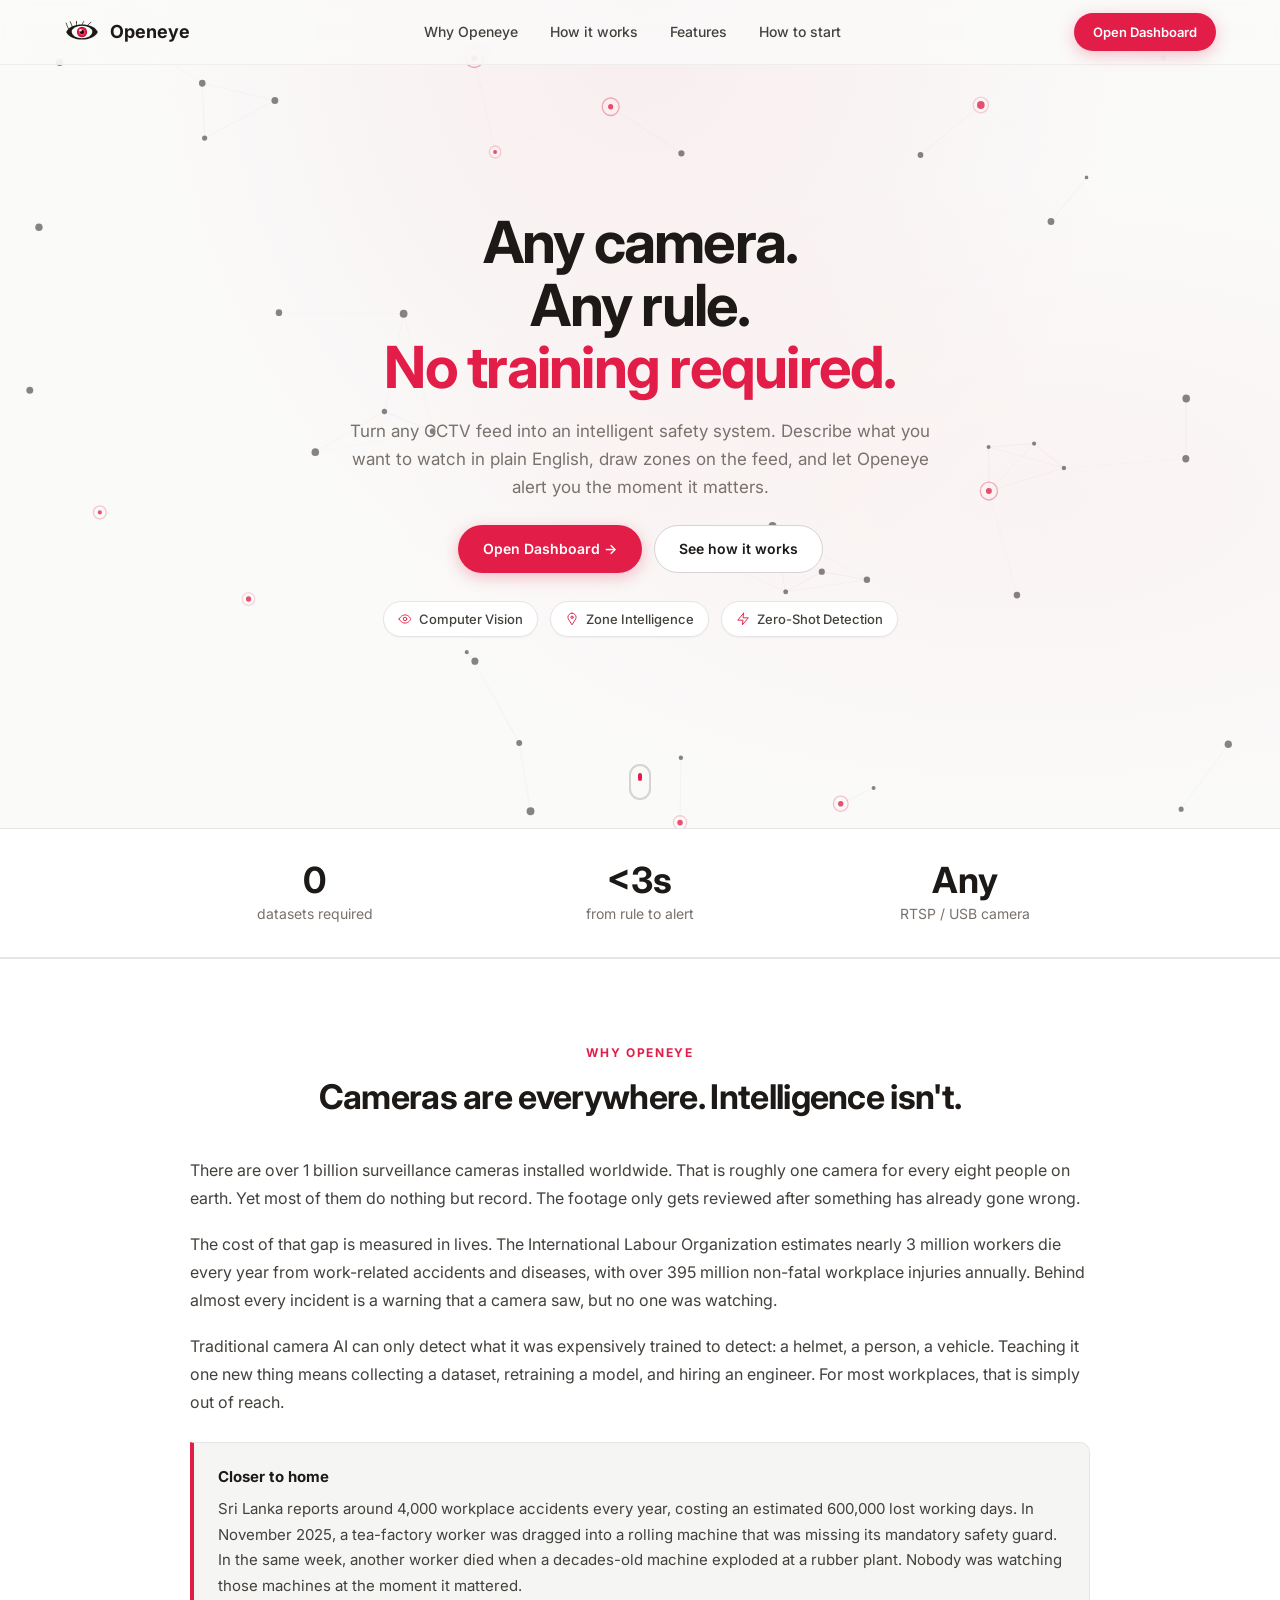
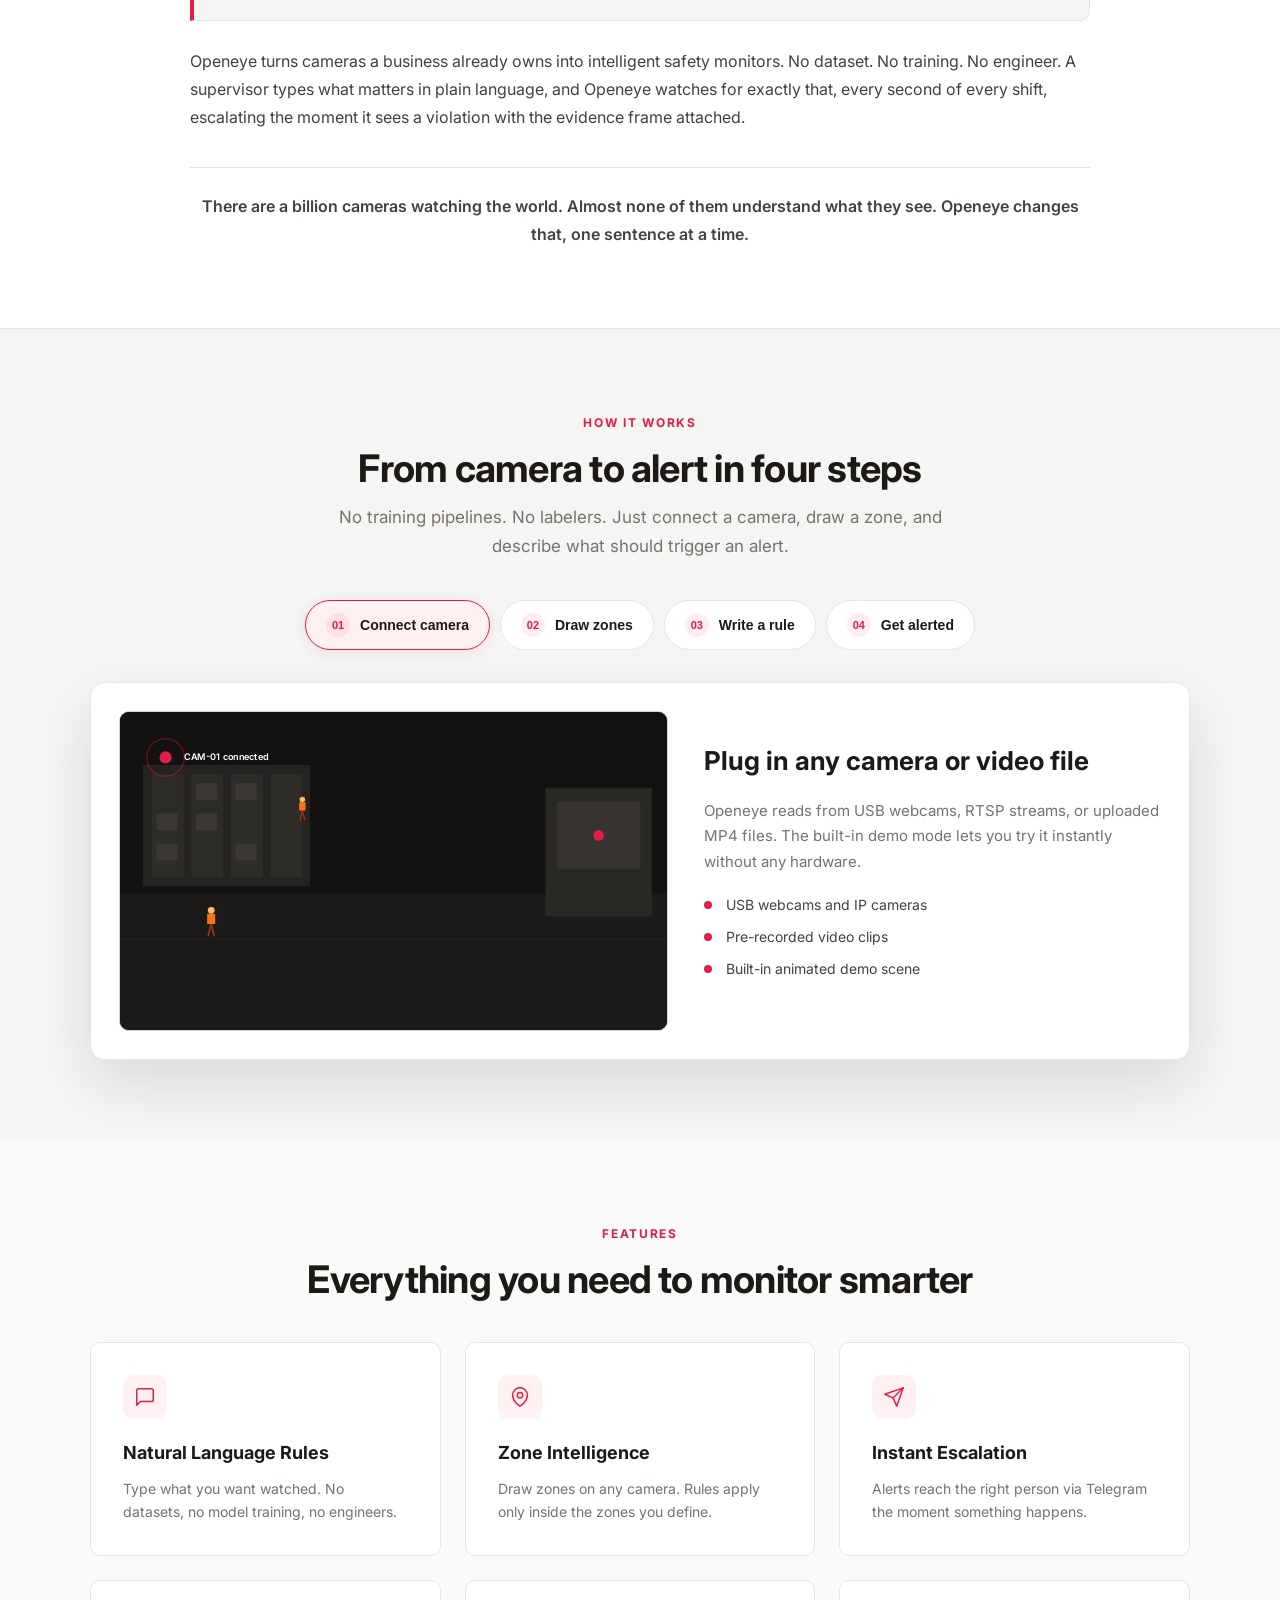
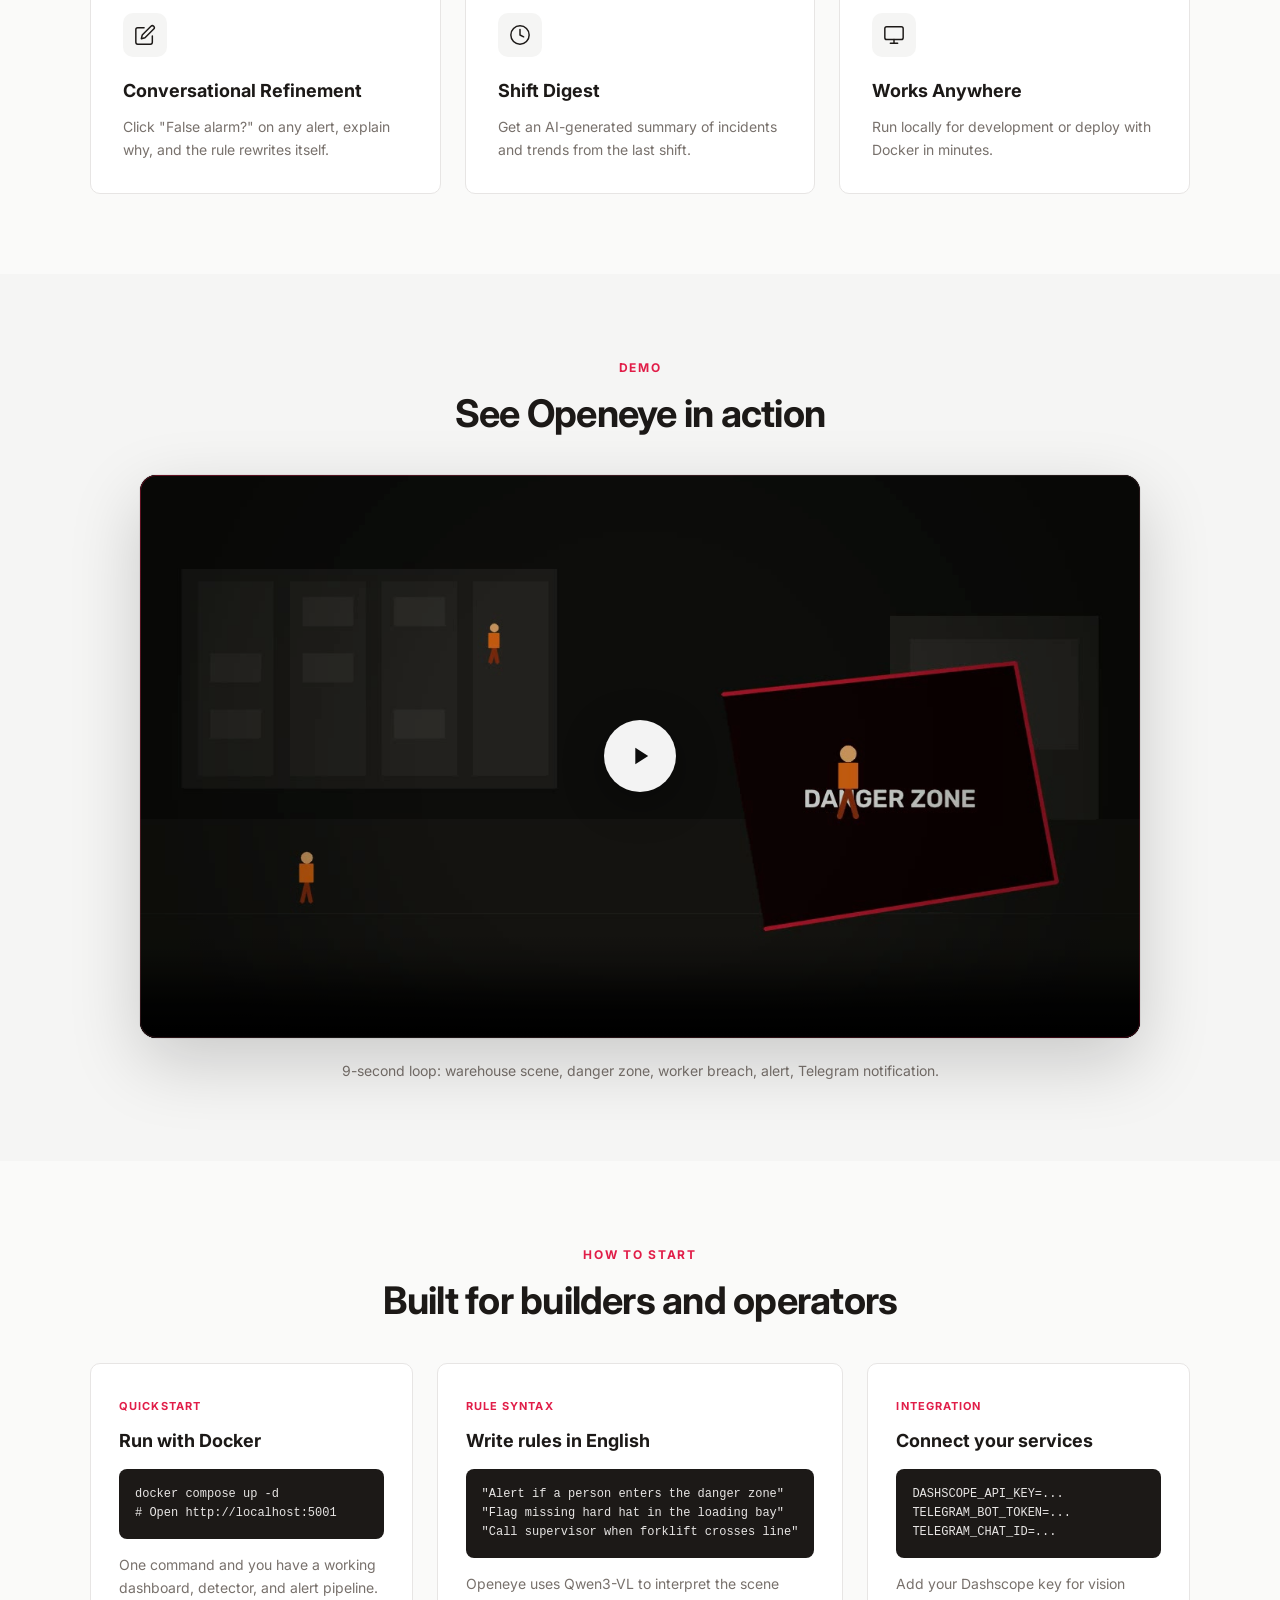
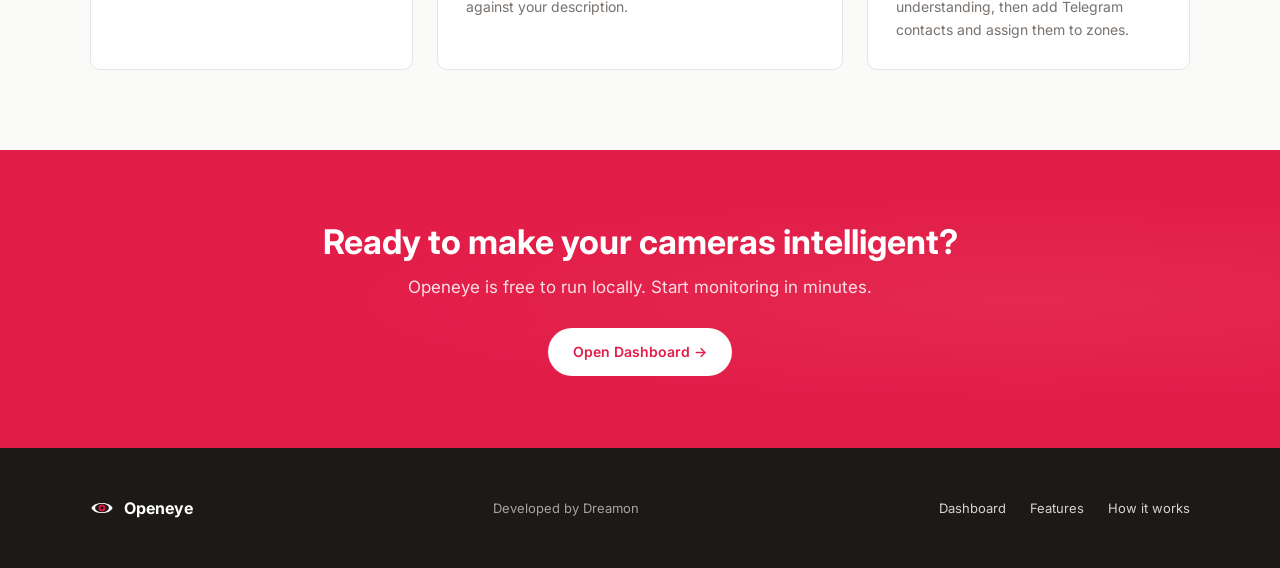
<file: templates/landing.html>
<!DOCTYPE html>
<html lang="en">
<head>
  <meta charset="UTF-8" />
  <meta name="viewport" content="width=device-width, initial-scale=1.0" />
  <title>Openeye | Camera Monitoring</title>
  <link rel="preconnect" href="https://fonts.googleapis.com" />
  <link rel="preconnect" href="https://fonts.gstatic.com" crossorigin />
  <link href="https://fonts.googleapis.com/css2?family=Inter:wght@400;500;600;700&display=swap" rel="stylesheet" />
  <link rel="stylesheet" href="/static/landing.css?v=4" />
</head>
<body>
  <header class="site-header" id="header">
    <div class="header-inner">
      <a href="/" class="logo">
        <svg class="brand-eye" viewBox="0 0 52 32" xmlns="http://www.w3.org/2000/svg">
          <path d="M7 13 C5 9, 4 6, 3 3" stroke="currentColor" stroke-width="1.1" stroke-linecap="round" fill="none"/>
          <path d="M12 9 C11 6, 10 3, 9 1" stroke="currentColor" stroke-width="1.1" stroke-linecap="round" fill="none"/>
          <path d="M18 7 C18 4, 18 2, 18 0" stroke="currentColor" stroke-width="1.2" stroke-linecap="round" fill="none"/>
          <path d="M26 6 C27 3, 28 1, 29 0" stroke="currentColor" stroke-width="1.1" stroke-linecap="round" fill="none"/>
          <path d="M33 8 C35 5, 37 3, 39 2" stroke="currentColor" stroke-width="1.1" stroke-linecap="round" fill="none"/>
          <path d="M3 16 C7 8, 16 5, 26 5 C36 5, 45 8, 49 16 C45 24, 36 27, 26 27 C16 27, 7 24, 3 16Z" fill="currentColor"/>
          <ellipse cx="26" cy="16" rx="15" ry="9" fill="#FAFAF9"/>
          <circle cx="26" cy="16" r="7.5" fill="#BE123C"/>
          <circle cx="26" cy="16" r="6" fill="#E11D48"/>
          <circle cx="26" cy="16" r="4.5" fill="#F43F5E"/>
          <circle cx="26" cy="16" r="3" fill="#0C0A09"/>
          <circle cx="23.8" cy="13.5" r="1.8" fill="white" opacity="0.9"/>
        </svg>
        <span>Openeye</span>
      </a>
      <nav class="main-nav">
        <a href="#why">Why Openeye</a>
        <a href="#how-it-works">How it works</a>
        <a href="#features">Features</a>
        <a href="#docs">How to start</a>
      </nav>
      <div class="header-actions">
        <a href="/dashboard" class="btn btn-small btn-primary">Open Dashboard</a>
      </div>
      <button class="mobile-menu-btn" id="mobileMenuBtn" aria-label="Open menu">
        <span></span><span></span><span></span>
      </button>
    </div>
  </header>

  <main>
    <!-- Hero -->
    <section class="hero" id="hero">
      <canvas id="heroCanvas" class="hero-canvas"></canvas>
      <div class="hero-content">
        <h1 class="hero-title">
          Any camera.<br>
          Any rule.<br>
          <span class="text-rose">No training required.</span>
        </h1>
        <p class="hero-subtitle">
          Turn any CCTV feed into an intelligent safety system. Describe what you want to watch in plain English, draw zones on the feed, and let Openeye alert you the moment it matters.
        </p>
        <div class="hero-actions">
          <a href="/dashboard" class="btn btn-primary">Open Dashboard &rarr;</a>
          <a href="#how-it-works" class="btn btn-secondary">See how it works</a>
        </div>
        <div class="hero-pills">
          <span class="pill"><svg viewBox="0 0 24 24" fill="none" stroke="currentColor" stroke-width="1.6" stroke-linecap="round" stroke-linejoin="round"><path d="M2 12s3-7 10-7 10 7 10 7-3 7-10 7-10-7-10-7Z"/><circle cx="12" cy="12" r="3"/></svg>Computer Vision</span>
          <span class="pill"><svg viewBox="0 0 24 24" fill="none" stroke="currentColor" stroke-width="1.6" stroke-linecap="round" stroke-linejoin="round"><path d="M12 2a7 7 0 0 1 7 7c0 2-1 4-2 5l-5 8-5-8c-1-1-2-3-2-5a7 7 0 0 1 7-7z"/><circle cx="12" cy="9" r="2"/></svg>Zone Intelligence</span>
          <span class="pill"><svg viewBox="0 0 24 24" fill="none" stroke="currentColor" stroke-width="1.6" stroke-linecap="round" stroke-linejoin="round"><polygon points="13 2 3 14 12 14 11 22 21 10 12 10 13 2"/></svg>Zero-Shot Detection</span>
        </div>
      </div>
      <div class="scroll-hint">
        <span></span>
      </div>
    </section>

    <!-- Stats bar -->
    <section class="stats-bar">
      <div class="stats-bar-inner">
        <div class="stat-item">
          <strong>0</strong>
          <span>datasets required</span>
        </div>
        <div class="stat-item">
          <strong>&lt;3s</strong>
          <span>from rule to alert</span>
        </div>
        <div class="stat-item">
          <strong>Any</strong>
          <span>RTSP / USB camera</span>
        </div>
      </div>
    </section>

    <!-- Why Openeye -->
    <section class="why-section" id="why">
      <div class="why-inner">
        <div class="why-lead">
          <span class="section-label">Why Openeye</span>
          <h2 class="section-title">Cameras are everywhere. Intelligence isn't.</h2>
        </div>
        <div class="why-body">
          <p>There are over 1 billion surveillance cameras installed worldwide. That is roughly one camera for every eight people on earth. Yet most of them do nothing but record. The footage only gets reviewed after something has already gone wrong.</p>
          <p>The cost of that gap is measured in lives. The International Labour Organization estimates nearly 3 million workers die every year from work-related accidents and diseases, with over 395 million non-fatal workplace injuries annually. Behind almost every incident is a warning that a camera saw, but no one was watching.</p>
          <p>Traditional camera AI can only detect what it was expensively trained to detect: a helmet, a person, a vehicle. Teaching it one new thing means collecting a dataset, retraining a model, and hiring an engineer. For most workplaces, that is simply out of reach.</p>
          <div class="why-highlight">
            <strong>Closer to home</strong>
            <p>Sri Lanka reports around 4,000 workplace accidents every year, costing an estimated 600,000 lost working days. In November 2025, a tea-factory worker was dragged into a rolling machine that was missing its mandatory safety guard. In the same week, another worker died when a decades-old machine exploded at a rubber plant. Nobody was watching those machines at the moment it mattered.</p>
          </div>
          <p>Openeye turns cameras a business already owns into intelligent safety monitors. No dataset. No training. No engineer. A supervisor types what matters in plain language, and Openeye watches for exactly that, every second of every shift, escalating the moment it sees a violation with the evidence frame attached.</p>
          <p class="why-close">There are a billion cameras watching the world. Almost none of them understand what they see. Openeye changes that, one sentence at a time.</p>
        </div>
      </div>
    </section>

    <!-- How it works -->
    <section class="how-it-works" id="how-it-works">
      <div class="section-header">
        <span class="section-label">How it works</span>
        <h2 class="section-title">From camera to alert in four steps</h2>
        <p class="section-subtitle">No training pipelines. No labelers. Just connect a camera, draw a zone, and describe what should trigger an alert.</p>
      </div>

      <div class="how-tabs">
        <button class="how-tab active" data-step="0">
          <span class="tab-num">01</span>
          <span class="tab-title">Connect camera</span>
        </button>
        <button class="how-tab" data-step="1">
          <span class="tab-num">02</span>
          <span class="tab-title">Draw zones</span>
        </button>
        <button class="how-tab" data-step="2">
          <span class="tab-num">03</span>
          <span class="tab-title">Write a rule</span>
        </button>
        <button class="how-tab" data-step="3">
          <span class="tab-num">04</span>
          <span class="tab-title">Get alerted</span>
        </button>
      </div>

      <div class="how-stage">
        <div class="how-visual">
          <canvas id="howCanvas" width="720" height="420"></canvas>
        </div>
        <div class="how-text">
          <div class="how-step active" data-step="0">
            <h3>Plug in any camera or video file</h3>
            <p>Openeye reads from USB webcams, RTSP streams, or uploaded MP4 files. The built-in demo mode lets you try it instantly without any hardware.</p>
            <ul>
              <li>USB webcams and IP cameras</li>
              <li>Pre-recorded video clips</li>
              <li>Built-in animated demo scene</li>
            </ul>
          </div>
          <div class="how-step" data-step="1">
            <h3>Draw zones directly on the feed</h3>
            <p>Mark the areas that matter. A machine perimeter, a restricted hallway, or a PPE checkpoint. Rules only evaluate inside the zones you define.</p>
            <ul>
              <li>Rectangles, polygons, and circles</li>
              <li>Resize and move zones anytime</li>
              <li>One zone, many rules</li>
            </ul>
          </div>
          <div class="how-step" data-step="2">
            <h3>Describe the rule in plain English</h3>
            <p>No code, no YAML, no model training. Type exactly what you want to detect and Qwen3-VL understands the scene for you.</p>
            <ul>
              <li>"Alert if a person enters the danger zone"</li>
              <li>"Call supervisor when a forklift crosses the yellow line"</li>
              <li>"Flag anyone near the machine without a hard hat"</li>
            </ul>
          </div>
          <div class="how-step" data-step="3">
            <h3>Receive instant, contextual alerts</h3>
            <p>When a rule matches, Openeye saves the frame, scores the detection, and sends a Telegram notification to the right contact. No spam.</p>
            <ul>
              <li>Evidence frame attached</li>
              <li>Per-zone contact routing</li>
              <li>Smart deduplication</li>
            </ul>
          </div>
        </div>
      </div>
    </section>

    <!-- Features -->
    <section class="features" id="features">
      <div class="section-header">
        <span class="section-label">Features</span>
        <h2 class="section-title">Everything you need to monitor smarter</h2>
      </div>
      <div class="features-grid">
        <div class="feature-card">
          <div class="feature-icon rose">
            <svg viewBox="0 0 24 24" fill="none" stroke="currentColor" stroke-width="1.6" stroke-linecap="round" stroke-linejoin="round"><path d="M21 15a2 2 0 0 1-2 2H7l-4 4V5a2 2 0 0 1 2-2h14a2 2 0 0 1 2 2z"/></svg>
          </div>
          <h3>Natural Language Rules</h3>
          <p>Type what you want watched. No datasets, no model training, no engineers.</p>
        </div>
        <div class="feature-card">
          <div class="feature-icon rose">
            <svg viewBox="0 0 24 24" fill="none" stroke="currentColor" stroke-width="1.6" stroke-linecap="round" stroke-linejoin="round"><path d="M12 22s-8-4.5-8-11.8A8 8 0 0 1 12 2a8 8 0 0 1 8 8.2c0 7.3-8 11.8-8 11.8z"/><circle cx="12" cy="10" r="3"/></svg>
          </div>
          <h3>Zone Intelligence</h3>
          <p>Draw zones on any camera. Rules apply only inside the zones you define.</p>
        </div>
        <div class="feature-card">
          <div class="feature-icon rose">
            <svg viewBox="0 0 24 24" fill="none" stroke="currentColor" stroke-width="1.6" stroke-linecap="round" stroke-linejoin="round"><path d="M22 2L11 13"/><path d="M22 2l-7 20-4-9-9-4 20-7z"/></svg>
          </div>
          <h3>Instant Escalation</h3>
          <p>Alerts reach the right person via Telegram the moment something happens.</p>
        </div>
        <div class="feature-card">
          <div class="feature-icon dark">
            <svg viewBox="0 0 24 24" fill="none" stroke="currentColor" stroke-width="1.6" stroke-linecap="round" stroke-linejoin="round"><path d="M11 4H4a2 2 0 0 0-2 2v14a2 2 0 0 0 2 2h14a2 2 0 0 0 2-2v-7"/><path d="M18.5 2.5a2.121 2.121 0 0 1 3 3L12 15l-4 1 1-4 9.5-9.5z"/></svg>
          </div>
          <h3>Conversational Refinement</h3>
          <p>Click "False alarm?" on any alert, explain why, and the rule rewrites itself.</p>
        </div>
        <div class="feature-card">
          <div class="feature-icon dark">
            <svg viewBox="0 0 24 24" fill="none" stroke="currentColor" stroke-width="1.6" stroke-linecap="round" stroke-linejoin="round"><circle cx="12" cy="12" r="10"/><polyline points="12 6 12 12 16 14"/></svg>
          </div>
          <h3>Shift Digest</h3>
          <p>Get an AI-generated summary of incidents and trends from the last shift.</p>
        </div>
        <div class="feature-card">
          <div class="feature-icon dark">
            <svg viewBox="0 0 24 24" fill="none" stroke="currentColor" stroke-width="1.6" stroke-linecap="round" stroke-linejoin="round"><rect x="2" y="3" width="20" height="14" rx="2" ry="2"/><line x1="8" y1="21" x2="16" y2="21"/><line x1="12" y1="17" x2="12" y2="21"/></svg>
          </div>
          <h3>Works Anywhere</h3>
          <p>Run locally for development or deploy with Docker in minutes.</p>
        </div>
      </div>
    </section>

    <!-- Video demo -->
    <section class="video-section" id="demo">
      <div class="section-header">
        <span class="section-label">Demo</span>
        <h2 class="section-title">See Openeye in action</h2>
      </div>
      <div class="video-stage" id="videoStage">
        <div class="video-frame">
          <video id="demoVideo" controls playsinline poster="/static/openeye-demo-poster.jpg">
            <source src="/static/openeye-demo.mp4" type="video/mp4" />
          </video>
          <button class="video-play-overlay" id="videoPlayBtn" aria-label="Play demo">
            <svg viewBox="0 0 24 24" fill="currentColor"><path d="M8 5v14l11-7z"/></svg>
          </button>
        </div>
      </div>
      <p class="video-caption">9-second loop: warehouse scene, danger zone, worker breach, alert, Telegram notification.</p>
    </section>

    <!-- How to start -->
    <section class="docs" id="docs">
      <div class="section-header">
        <span class="section-label">How to start</span>
        <h2 class="section-title">Built for builders and operators</h2>
      </div>
      <div class="docs-grid">
        <div class="doc-card">
          <span class="doc-tag">Quickstart</span>
          <h3>Run with Docker</h3>
          <pre><code>docker compose up -d
# Open http://localhost:5001</code></pre>
          <p>One command and you have a working dashboard, detector, and alert pipeline.</p>
        </div>
        <div class="doc-card">
          <span class="doc-tag">Rule syntax</span>
          <h3>Write rules in English</h3>
          <pre><code>"Alert if a person enters the danger zone"
"Flag missing hard hat in the loading bay"
"Call supervisor when forklift crosses line"</code></pre>
          <p>Openeye uses Qwen3-VL to interpret the scene against your description.</p>
        </div>
        <div class="doc-card">
          <span class="doc-tag">Integration</span>
          <h3>Connect your services</h3>
          <pre><code>DASHSCOPE_API_KEY=...
TELEGRAM_BOT_TOKEN=...
TELEGRAM_CHAT_ID=...</code></pre>
          <p>Add your Dashscope key for vision understanding, then add Telegram contacts and assign them to zones.</p>
        </div>
      </div>
    </section>

    <!-- CTA -->
    <section class="cta-band">
      <div class="cta-band-inner">
        <h2>Ready to make your cameras intelligent?</h2>
        <p>Openeye is free to run locally. Start monitoring in minutes.</p>
        <a href="/dashboard" class="btn btn-light">Open Dashboard &rarr;</a>
      </div>
    </section>
  </main>

  <footer class="site-footer">
    <div class="footer-inner">
      <div class="footer-brand">
        <svg class="brand-eye" viewBox="0 0 52 32" xmlns="http://www.w3.org/2000/svg">
          <path d="M3 16 C7 8, 16 5, 26 5 C36 5, 45 8, 49 16 C45 24, 36 27, 26 27 C16 27, 7 24, 3 16Z" fill="currentColor"/>
          <ellipse cx="26" cy="16" rx="15" ry="9" fill="#1C1917"/>
          <circle cx="26" cy="16" r="7.5" fill="#BE123C"/>
          <circle cx="26" cy="16" r="6" fill="#E11D48"/>
          <circle cx="26" cy="16" r="3" fill="#0C0A09"/>
        </svg>
        <span>Openeye</span>
      </div>
      <p class="footer-credit">Developed by Dreamon</p>
      <div class="footer-links">
        <a href="/dashboard">Dashboard</a>
        <a href="#features">Features</a>
        <a href="#how-it-works">How it works</a>
      </div>
    </div>
  </footer>

  <script src="/static/landing.js?v=4"></script>
</body>
</html>
</file>
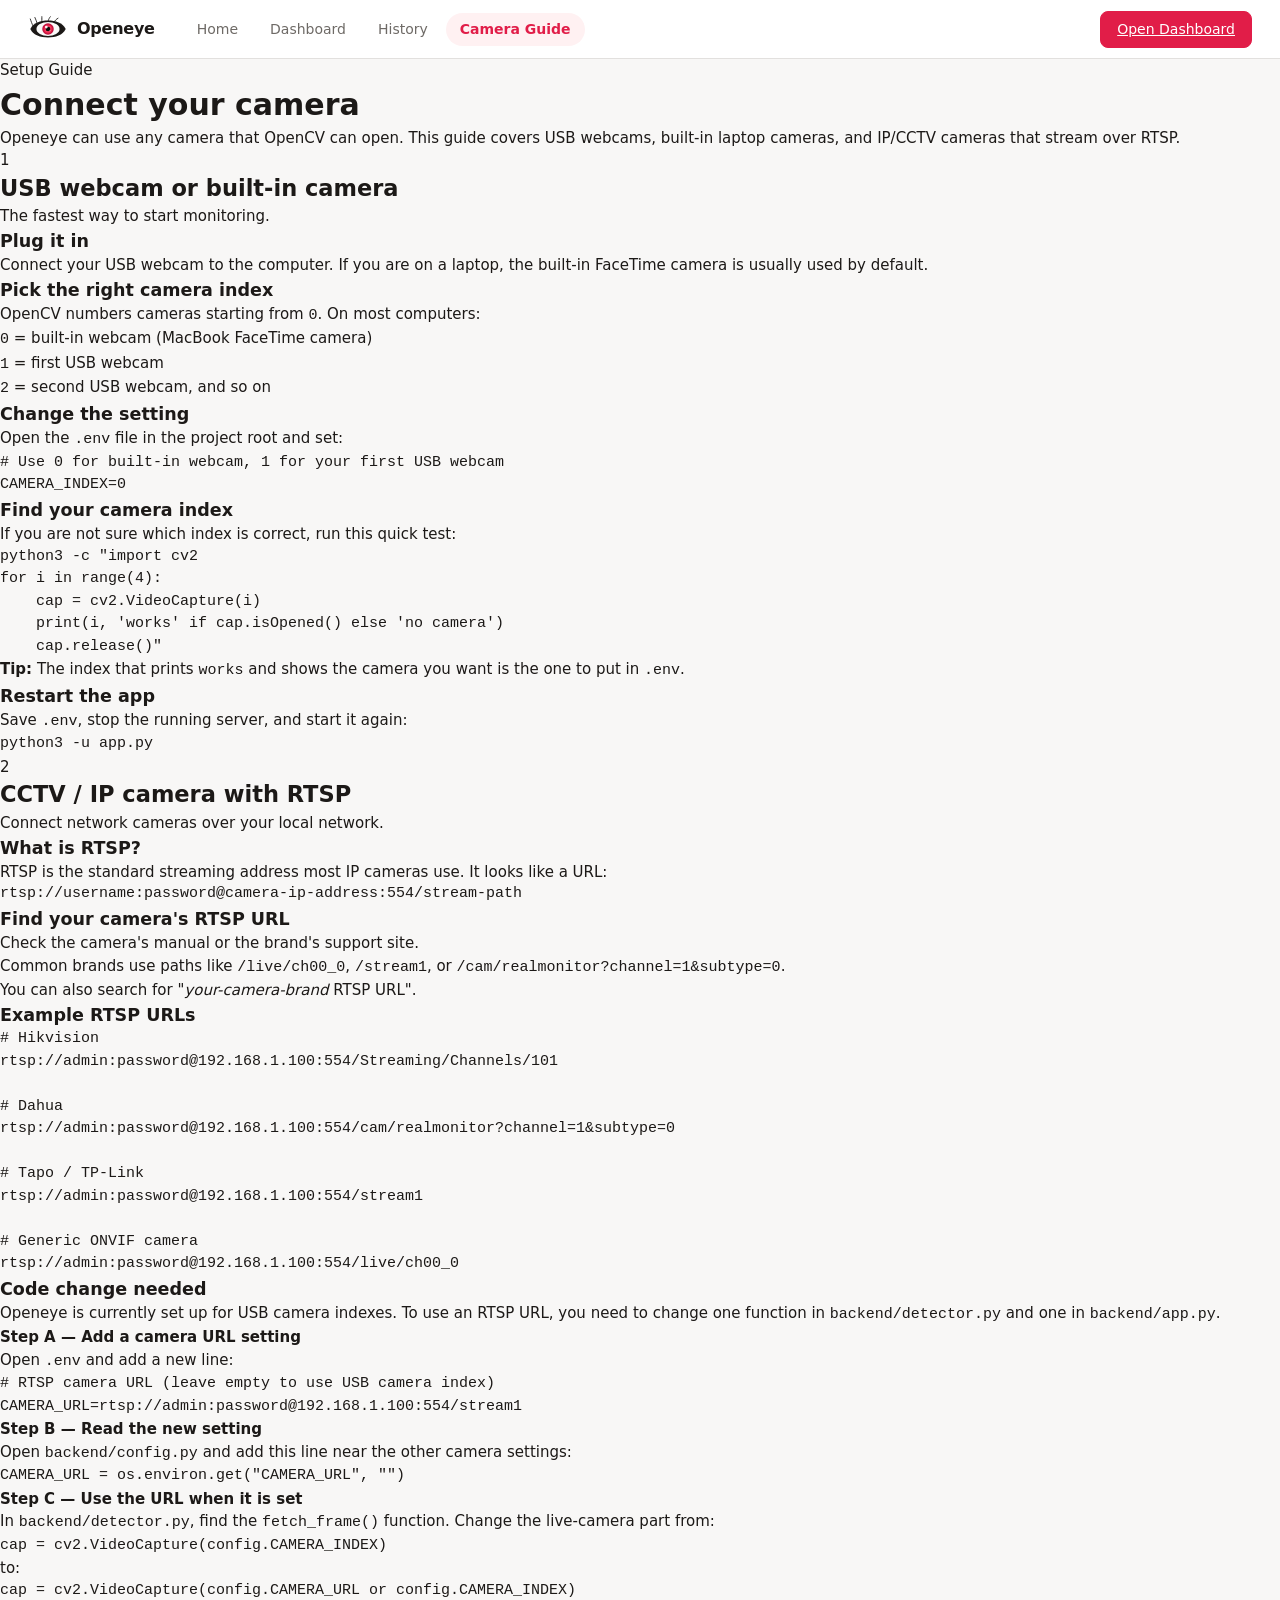
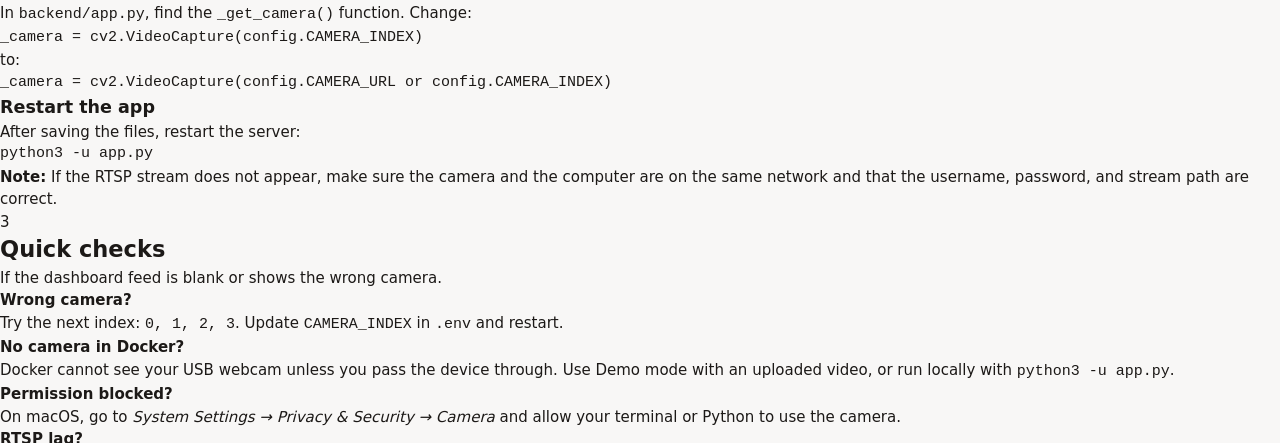
<file: frontend/templates/camera-guide.html>
<!DOCTYPE html>
<html lang="en">
<head>
  <meta charset="UTF-8" />
  <meta name="viewport" content="width=device-width, initial-scale=1.0" />
  <title>Openeye | Connect Your Camera</title>
  <link rel="stylesheet" href="/static/style.css?v=5" />
</head>
<body>

  <!-- ── sticky header: brand · nav · back button ─────────────────────────── -->
  <header class="app-header">
    <div class="header-inner">
      <div class="brand">
        <span class="brand-mark" aria-hidden="true">
          <svg class="brand-eye" viewBox="0 0 52 32" xmlns="http://www.w3.org/2000/svg">
            <path d="M7 13 C5 9, 4 6, 3 3"   stroke="#1C1917" stroke-width="1.1" stroke-linecap="round" fill="none"/>
            <path d="M12 9 C11 6, 10 3, 9 1"  stroke="#1C1917" stroke-width="1.1" stroke-linecap="round" fill="none"/>
            <path d="M18 7 C18 4, 18 2, 18 0"  stroke="#1C1917" stroke-width="1.2" stroke-linecap="round" fill="none"/>
            <path d="M26 6 C27 3, 28 1, 29 0"  stroke="#1C1917" stroke-width="1.1" stroke-linecap="round" fill="none"/>
            <path d="M33 8 C35 5, 37 3, 39 2"  stroke="#1C1917" stroke-width="1.1" stroke-linecap="round" fill="none"/>
            <path d="M3 16 C7 8, 16 5, 26 5 C36 5, 45 8, 49 16 C45 24, 36 27, 26 27 C16 27, 7 24, 3 16Z" fill="#1C1917"/>
            <ellipse cx="26" cy="16" rx="15" ry="9" fill="#FAFAF9"/>
            <circle cx="26" cy="16" r="7.5" fill="#BE123C"/>
            <circle cx="26" cy="16" r="6" fill="#E11D48"/>
            <circle cx="26" cy="16" r="4.5" fill="#F43F5E"/>
            <circle cx="26" cy="16" r="3" fill="#0C0A09"/>
            <circle cx="23.8" cy="13.5" r="1.8" fill="white" opacity="0.9"/>
            <circle cx="28.5" cy="18" r="0.8" fill="white" opacity="0.45"/>
            <path d="M7 16 C11 9, 19 6.5, 26 6.5 C33 6.5, 41 9, 45 16" fill="none" stroke="#0C0A09" stroke-width="0.7" opacity="0.25"/>
            <path d="M8 17 C12 23, 20 25.5, 26 25.5 C32 25.5, 40 23, 44 17" fill="none" stroke="#1C1917" stroke-width="0.5" opacity="0.2"/>
          </svg>
        </span>
        <span class="brand-name">Openeye</span>
      </div>
      <nav class="main-nav" aria-label="Main">
        <a href="/" class="nav-home">Home</a>
        <a href="/dashboard" class="nav-link">Dashboard</a>
        <a href="/dashboard#history" class="nav-link">History</a>
        <a href="/camera-guide" class="nav-link active">Camera Guide</a>
      </nav>
      <div class="header-actions">
        <a href="/dashboard" class="btn btn-primary btn-sm">Open Dashboard</a>
      </div>
    </div>
  </header>

  <main class="guide-page">
    <div class="guide-header">
      <span class="guide-label">Setup Guide</span>
      <h1 class="guide-title">Connect your camera</h1>
      <p class="guide-lead">
        Openeye can use any camera that OpenCV can open. This guide covers USB webcams,
        built-in laptop cameras, and IP/CCTV cameras that stream over RTSP.
      </p>
    </div>

    <div class="guide-grid">
      <!-- USB Webcam -->
      <section class="guide-card">
        <div class="guide-card-head">
          <span class="guide-number">1</span>
          <div>
            <h2 class="guide-card-title">USB webcam or built-in camera</h2>
            <p class="guide-card-sub">The fastest way to start monitoring.</p>
          </div>
        </div>

        <div class="guide-body">
          <h3>Plug it in</h3>
          <p>
            Connect your USB webcam to the computer. If you are on a laptop, the built-in
            FaceTime camera is usually used by default.
          </p>

          <h3>Pick the right camera index</h3>
            OpenCV numbers cameras starting from <code>0</code>. On most computers:
          </p>
          <ul class="guide-list">
            <li><code>0</code> = built-in webcam (MacBook FaceTime camera)</li>
            <li><code>1</code> = first USB webcam</li>
            <li><code>2</code> = second USB webcam, and so on</li>
          </ul>

          <h3>Change the setting</h3>
          <p>Open the <code>.env</code> file in the project root and set:</p>
          <pre class="guide-code"><code># Use 0 for built-in webcam, 1 for your first USB webcam
CAMERA_INDEX=0</code></pre>

          <h3>Find your camera index</h3>
          <p>If you are not sure which index is correct, run this quick test:</p>
          <pre class="guide-code"><code>python3 -c "import cv2
for i in range(4):
    cap = cv2.VideoCapture(i)
    print(i, 'works' if cap.isOpened() else 'no camera')
    cap.release()"</code></pre>
          <p class="guide-tip">
            <strong>Tip:</strong> The index that prints <code>works</code> and shows the
            camera you want is the one to put in <code>.env</code>.
          </p>

          <h3>Restart the app</h3>
          <p>Save <code>.env</code>, stop the running server, and start it again:</p>
          <pre class="guide-code"><code>python3 -u app.py</code></pre>
        </div>
      </section>

      <!-- RTSP CCTV -->
      <section class="guide-card">
        <div class="guide-card-head">
          <span class="guide-number">2</span>
          <div>
            <h2 class="guide-card-title">CCTV / IP camera with RTSP</h2>
            <p class="guide-card-sub">Connect network cameras over your local network.</p>
          </div>
        </div>

        <div class="guide-body">
          <h3>What is RTSP?</h3>
          <p>
            RTSP is the standard streaming address most IP cameras use. It looks like a URL:
          </p>
          <pre class="guide-code"><code>rtsp://username:password@camera-ip-address:554/stream-path</code></pre>

          <h3>Find your camera's RTSP URL</h3>
          <ul class="guide-list">
            <li>Check the camera's manual or the brand's support site.</li>
            <li>Common brands use paths like <code>/live/ch00_0</code>, <code>/stream1</code>, or <code>/cam/realmonitor?channel=1&subtype=0</code>.</li>
            <li>You can also search for "<em>your-camera-brand</em> RTSP URL".</li>
          </ul>

          <h3>Example RTSP URLs</h3>
          <pre class="guide-code"><code># Hikvision
rtsp://admin:password@192.168.1.100:554/Streaming/Channels/101

# Dahua
rtsp://admin:password@192.168.1.100:554/cam/realmonitor?channel=1&subtype=0

# Tapo / TP-Link
rtsp://admin:password@192.168.1.100:554/stream1

# Generic ONVIF camera
rtsp://admin:password@192.168.1.100:554/live/ch00_0</code></pre>

          <h3>Code change needed</h3>
          <p>
            Openeye is currently set up for USB camera indexes. To use an RTSP URL, you
            need to change one function in <code>backend/detector.py</code> and one in
            <code>backend/app.py</code>.
          </p>

          <h4>Step A — Add a camera URL setting</h4>
          <p>Open <code>.env</code> and add a new line:</p>
          <pre class="guide-code"><code># RTSP camera URL (leave empty to use USB camera index)
CAMERA_URL=rtsp://admin:password@192.168.1.100:554/stream1</code></pre>

          <h4>Step B — Read the new setting</h4>
          <p>Open <code>backend/config.py</code> and add this line near the other camera settings:</p>
          <pre class="guide-code"><code>CAMERA_URL = os.environ.get("CAMERA_URL", "")</code></pre>

          <h4>Step C — Use the URL when it is set</h4>
          <p>
            In <code>backend/detector.py</code>, find the <code>fetch_frame()</code> function.
            Change the live-camera part from:
          </p>
          <pre class="guide-code"><code>cap = cv2.VideoCapture(config.CAMERA_INDEX)</code></pre>
          <p>to:</p>
          <pre class="guide-code"><code>cap = cv2.VideoCapture(config.CAMERA_URL or config.CAMERA_INDEX)</code></pre>

          <p>
            In <code>backend/app.py</code>, find the <code>_get_camera()</code> function.
            Change:
          </p>
          <pre class="guide-code"><code>_camera = cv2.VideoCapture(config.CAMERA_INDEX)</code></pre>
          <p>to:</p>
          <pre class="guide-code"><code>_camera = cv2.VideoCapture(config.CAMERA_URL or config.CAMERA_INDEX)</code></pre>

          <h3>Restart the app</h3>
          <p>After saving the files, restart the server:</p>
          <pre class="guide-code"><code>python3 -u app.py</code></pre>

          <p class="guide-note">
            <strong>Note:</strong> If the RTSP stream does not appear, make sure the camera
            and the computer are on the same network and that the username, password, and
            stream path are correct.
          </p>
        </div>
      </section>

      <!-- Quick check -->
      <section class="guide-card guide-card-wide">
        <div class="guide-card-head">
          <span class="guide-number">3</span>
          <div>
            <h2 class="guide-card-title">Quick checks</h2>
            <p class="guide-card-sub">If the dashboard feed is blank or shows the wrong camera.</p>
          </div>
        </div>

        <div class="guide-body guide-checks">
          <div class="check-item">
            <strong>Wrong camera?</strong>
            <p>Try the next index: <code>0, 1, 2, 3</code>. Update <code>CAMERA_INDEX</code> in <code>.env</code> and restart.</p>
          </div>
          <div class="check-item">
            <strong>No camera in Docker?</strong>
            <p>Docker cannot see your USB webcam unless you pass the device through. Use Demo mode with an uploaded video, or run locally with <code>python3 -u app.py</code>.</p>
          </div>
          <div class="check-item">
            <strong>Permission blocked?</strong>
            <p>On macOS, go to <em>System Settings → Privacy & Security → Camera</em> and allow your terminal or Python to use the camera.</p>
          </div>
          <div class="check-item">
            <strong>RTSP lag?</strong>
            <p>Use a lower-resolution sub-stream path such as <code>/stream2</code> or <code>subtype=1</code> for a smoother feed.</p>
          </div>
        </div>
      </section>
    </div>
  </main>

</body>
</html>
</file>
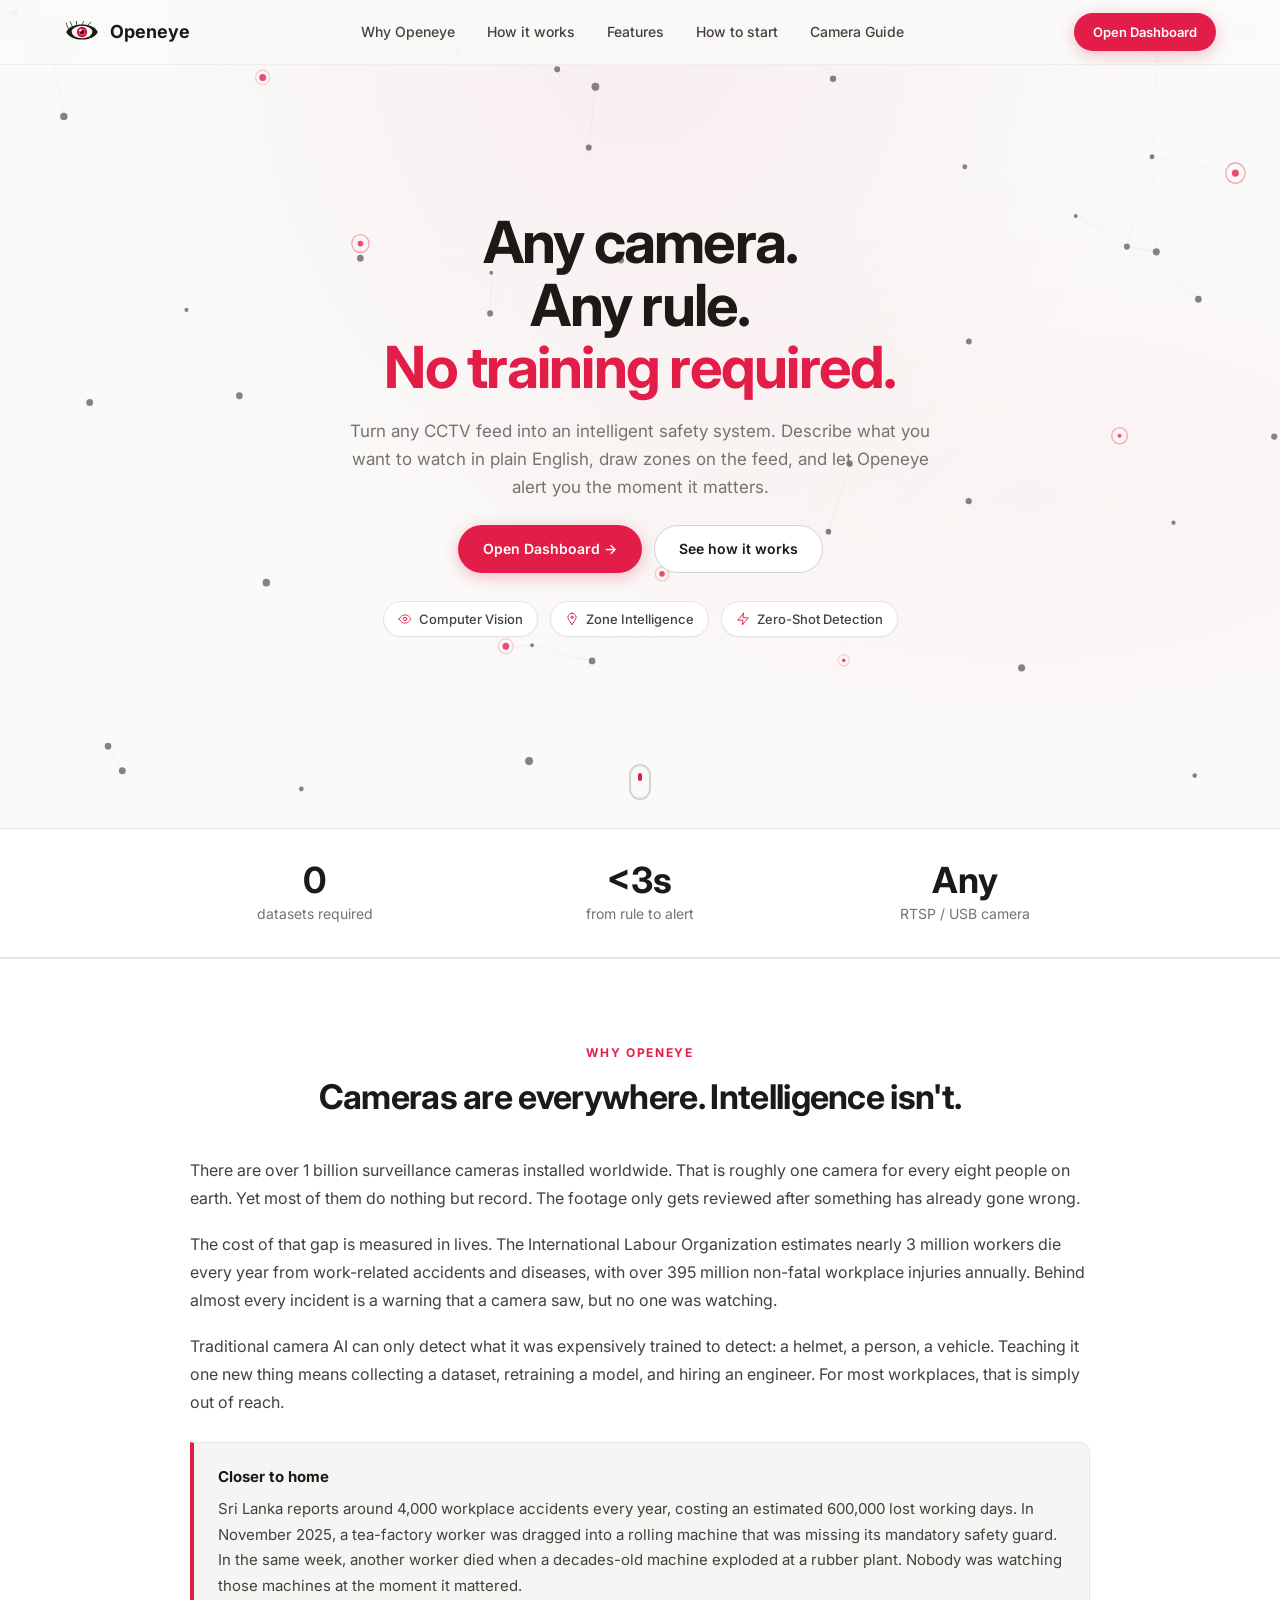
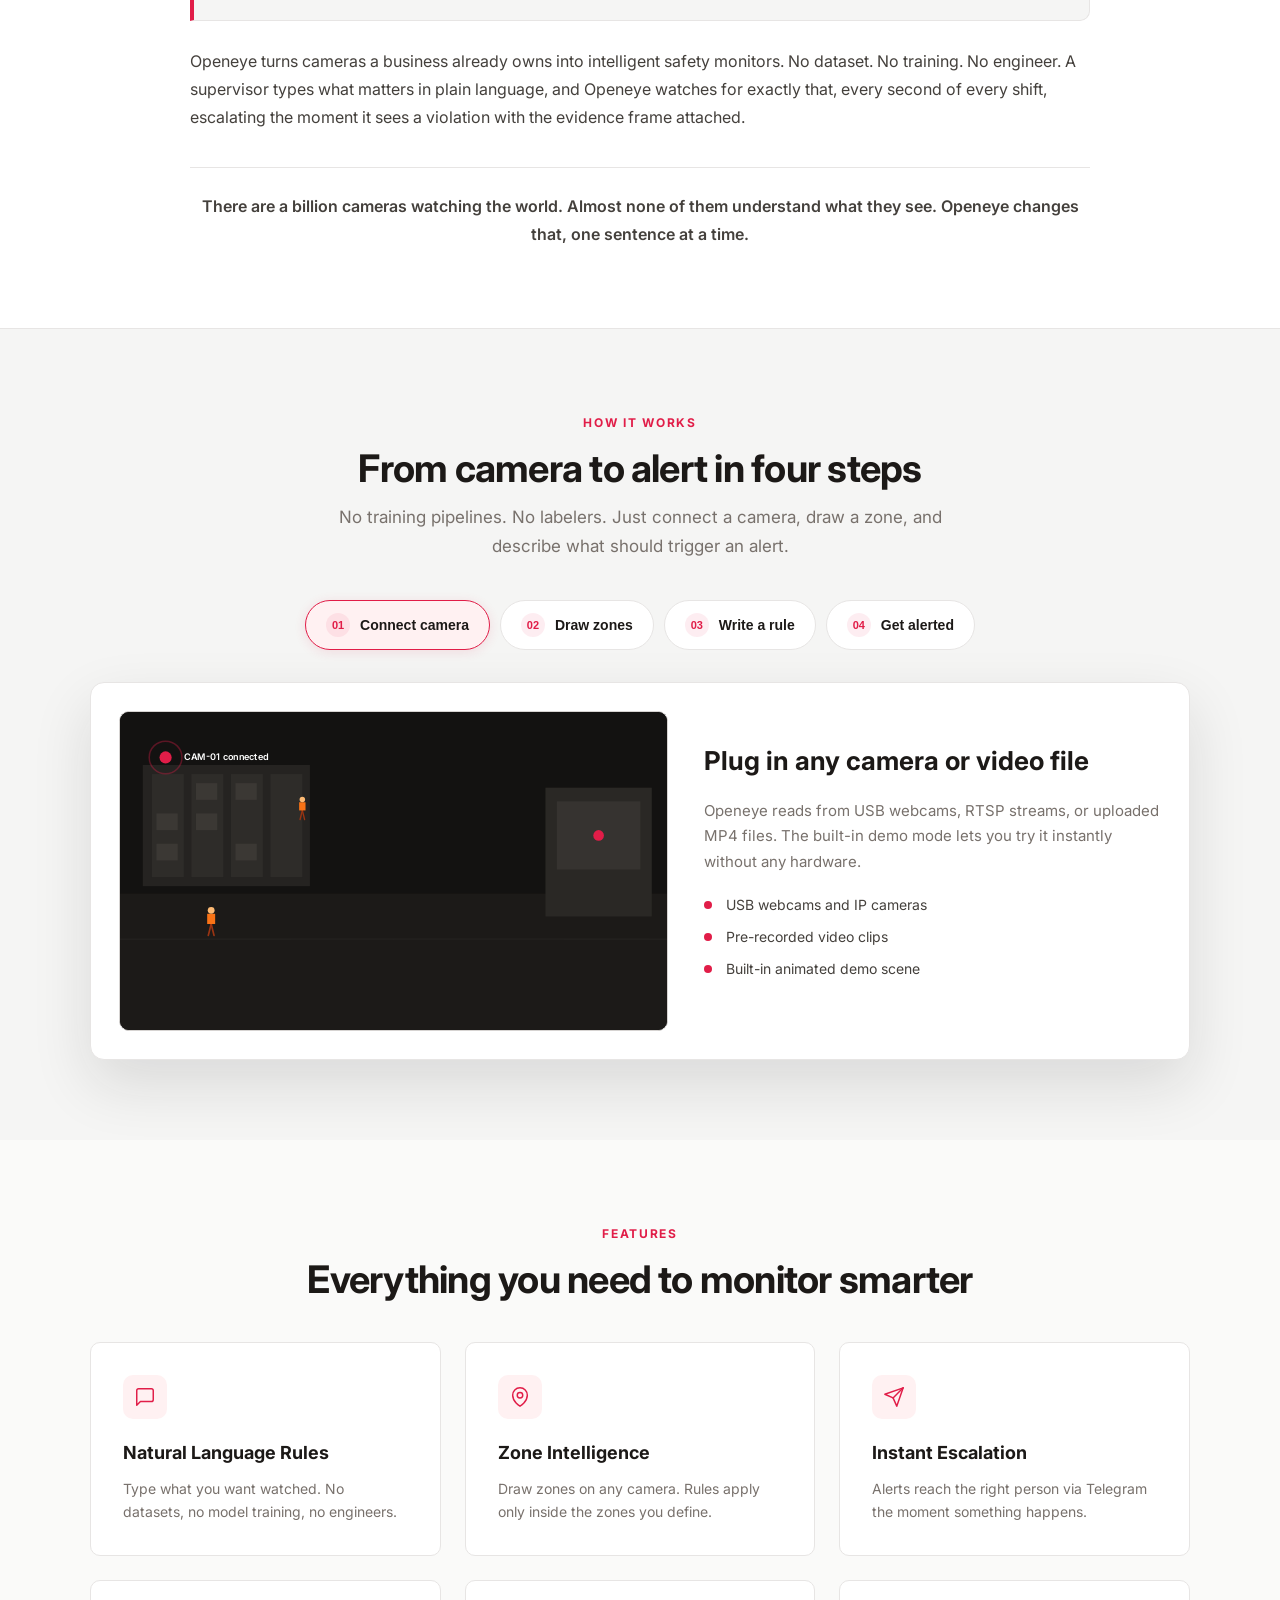
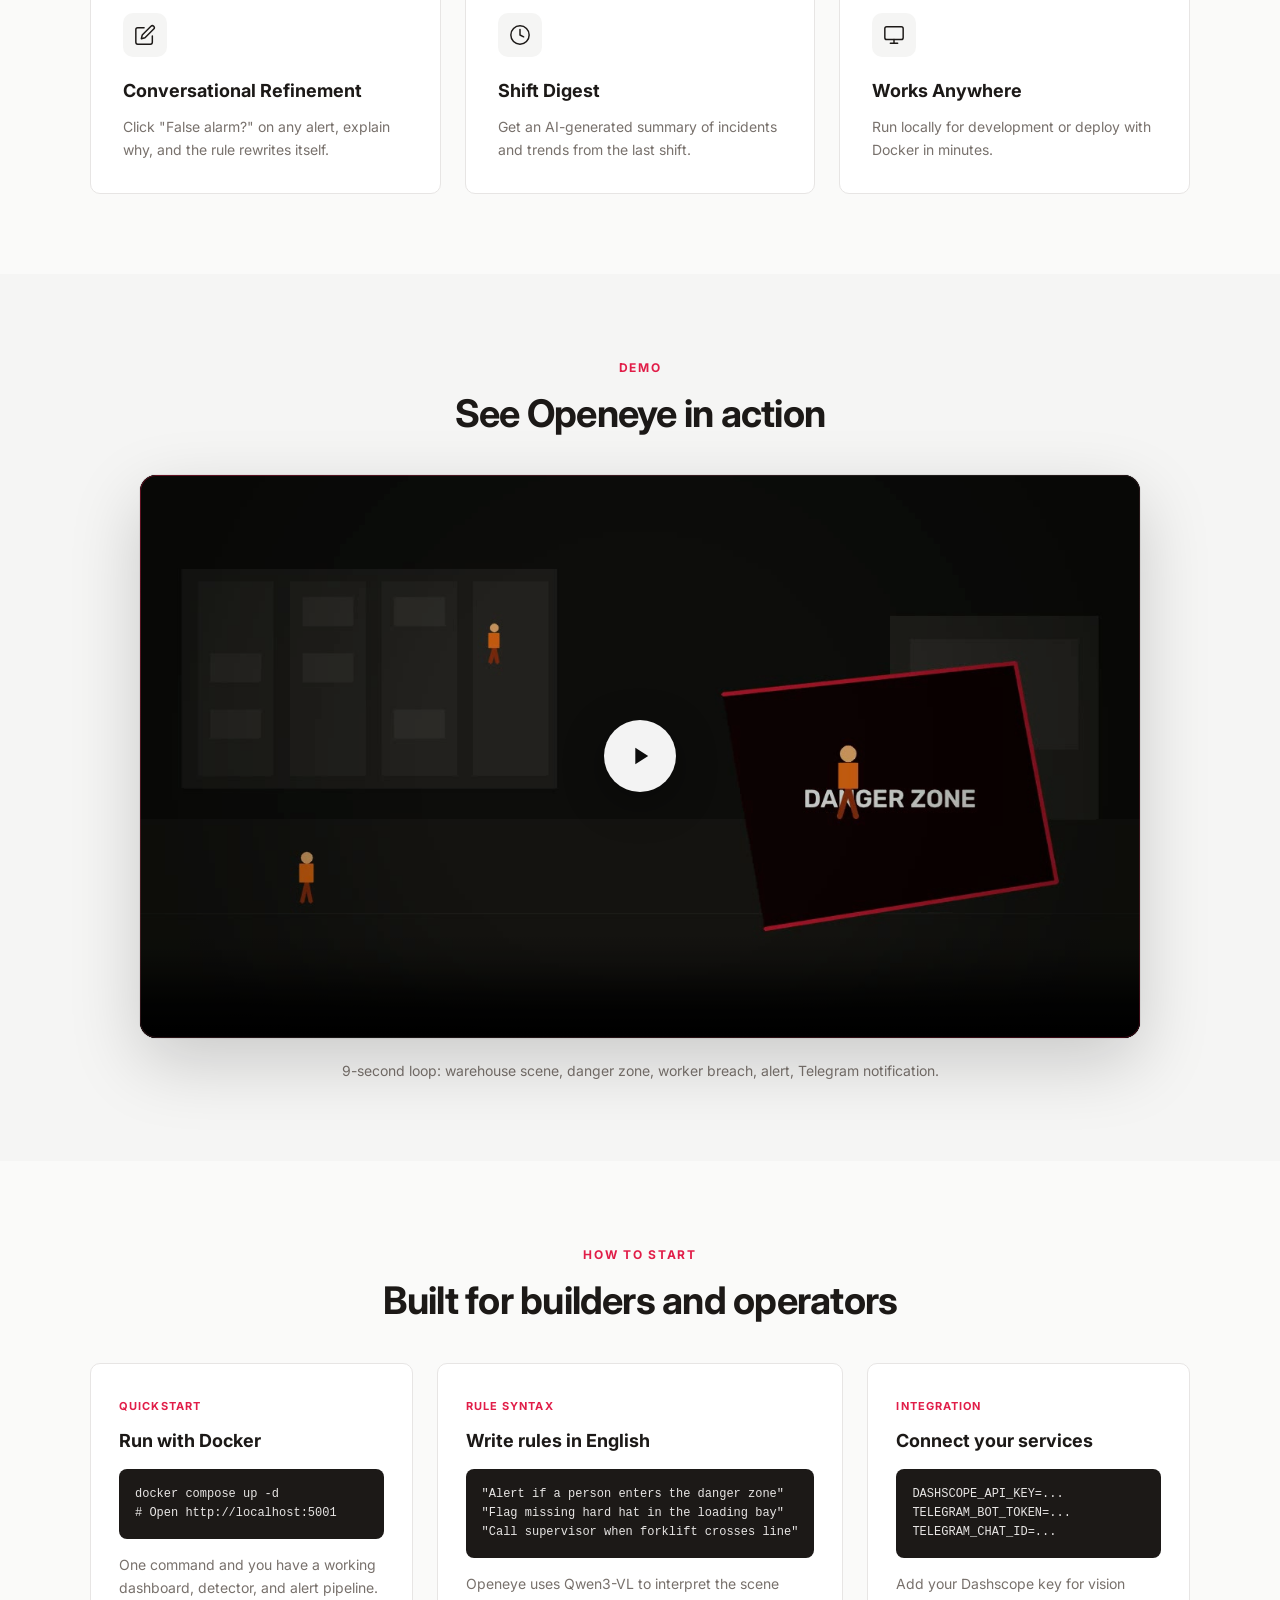
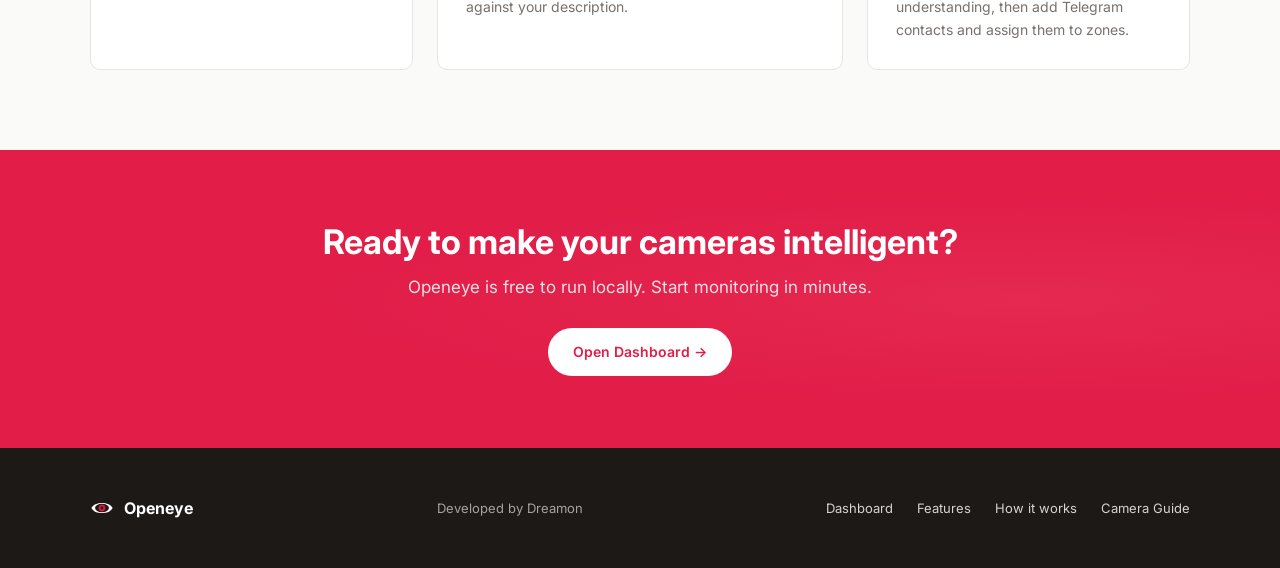
<file: frontend/templates/landing.html>
<!DOCTYPE html>
<html lang="en">
<head>
  <meta charset="UTF-8" />
  <meta name="viewport" content="width=device-width, initial-scale=1.0" />
  <title>Openeye | Camera Monitoring</title>
  <link rel="preconnect" href="https://fonts.googleapis.com" />
  <link rel="preconnect" href="https://fonts.gstatic.com" crossorigin />
  <link href="https://fonts.googleapis.com/css2?family=Inter:wght@400;500;600;700&display=swap" rel="stylesheet" />
  <link rel="stylesheet" href="/static/landing.css?v=6" />
</head>
<body>
  <header class="site-header" id="header">
    <div class="header-inner">
      <a href="/" class="logo">
        <svg class="brand-eye" viewBox="0 0 52 32" xmlns="http://www.w3.org/2000/svg">
          <path d="M7 13 C5 9, 4 6, 3 3" stroke="currentColor" stroke-width="1.1" stroke-linecap="round" fill="none"/>
          <path d="M12 9 C11 6, 10 3, 9 1" stroke="currentColor" stroke-width="1.1" stroke-linecap="round" fill="none"/>
          <path d="M18 7 C18 4, 18 2, 18 0" stroke="currentColor" stroke-width="1.2" stroke-linecap="round" fill="none"/>
          <path d="M26 6 C27 3, 28 1, 29 0" stroke="currentColor" stroke-width="1.1" stroke-linecap="round" fill="none"/>
          <path d="M33 8 C35 5, 37 3, 39 2" stroke="currentColor" stroke-width="1.1" stroke-linecap="round" fill="none"/>
          <path d="M3 16 C7 8, 16 5, 26 5 C36 5, 45 8, 49 16 C45 24, 36 27, 26 27 C16 27, 7 24, 3 16Z" fill="currentColor"/>
          <ellipse cx="26" cy="16" rx="15" ry="9" fill="#FAFAF9"/>
          <circle cx="26" cy="16" r="7.5" fill="#BE123C"/>
          <circle cx="26" cy="16" r="6" fill="#E11D48"/>
          <circle cx="26" cy="16" r="4.5" fill="#F43F5E"/>
          <circle cx="26" cy="16" r="3" fill="#0C0A09"/>
          <circle cx="23.8" cy="13.5" r="1.8" fill="white" opacity="0.9"/>
        </svg>
        <span>Openeye</span>
      </a>
      <nav class="main-nav">
        <a href="#why">Why Openeye</a>
        <a href="#how-it-works">How it works</a>
        <a href="#features">Features</a>
        <a href="#docs">How to start</a>
        <a href="/camera-guide">Camera Guide</a>
      </nav>
      <div class="header-actions">
        <a href="/dashboard" class="btn btn-small btn-primary">Open Dashboard</a>
      </div>
      <button class="mobile-menu-btn" id="mobileMenuBtn" aria-label="Open menu">
        <span></span><span></span><span></span>
      </button>
    </div>
  </header>

  <main>
    <!-- Hero -->
    <section class="hero" id="hero">
      <canvas id="heroCanvas" class="hero-canvas"></canvas>
      <div class="hero-content">
        <h1 class="hero-title">
          Any camera.<br>
          Any rule.<br>
          <span class="text-rose">No training required.</span>
        </h1>
        <p class="hero-subtitle">
          Turn any CCTV feed into an intelligent safety system. Describe what you want to watch in plain English, draw zones on the feed, and let Openeye alert you the moment it matters.
        </p>
        <div class="hero-actions">
          <a href="/dashboard" class="btn btn-primary">Open Dashboard &rarr;</a>
          <a href="#how-it-works" class="btn btn-secondary">See how it works</a>
        </div>
        <div class="hero-pills">
          <span class="pill"><svg viewBox="0 0 24 24" fill="none" stroke="currentColor" stroke-width="1.6" stroke-linecap="round" stroke-linejoin="round"><path d="M2 12s3-7 10-7 10 7 10 7-3 7-10 7-10-7-10-7Z"/><circle cx="12" cy="12" r="3"/></svg>Computer Vision</span>
          <span class="pill"><svg viewBox="0 0 24 24" fill="none" stroke="currentColor" stroke-width="1.6" stroke-linecap="round" stroke-linejoin="round"><path d="M12 2a7 7 0 0 1 7 7c0 2-1 4-2 5l-5 8-5-8c-1-1-2-3-2-5a7 7 0 0 1 7-7z"/><circle cx="12" cy="9" r="2"/></svg>Zone Intelligence</span>
          <span class="pill"><svg viewBox="0 0 24 24" fill="none" stroke="currentColor" stroke-width="1.6" stroke-linecap="round" stroke-linejoin="round"><polygon points="13 2 3 14 12 14 11 22 21 10 12 10 13 2"/></svg>Zero-Shot Detection</span>
        </div>
      </div>
      <div class="scroll-hint">
        <span></span>
      </div>
    </section>

    <!-- Stats bar -->
    <section class="stats-bar">
      <div class="stats-bar-inner">
        <div class="stat-item">
          <strong>0</strong>
          <span>datasets required</span>
        </div>
        <div class="stat-item">
          <strong>&lt;3s</strong>
          <span>from rule to alert</span>
        </div>
        <div class="stat-item">
          <strong>Any</strong>
          <span>RTSP / USB camera</span>
        </div>
      </div>
    </section>

    <!-- Why Openeye -->
    <section class="why-section" id="why">
      <div class="why-inner">
        <div class="why-lead">
          <span class="section-label">Why Openeye</span>
          <h2 class="section-title">Cameras are everywhere. Intelligence isn't.</h2>
        </div>
        <div class="why-body">
          <p>There are over 1 billion surveillance cameras installed worldwide. That is roughly one camera for every eight people on earth. Yet most of them do nothing but record. The footage only gets reviewed after something has already gone wrong.</p>
          <p>The cost of that gap is measured in lives. The International Labour Organization estimates nearly 3 million workers die every year from work-related accidents and diseases, with over 395 million non-fatal workplace injuries annually. Behind almost every incident is a warning that a camera saw, but no one was watching.</p>
          <p>Traditional camera AI can only detect what it was expensively trained to detect: a helmet, a person, a vehicle. Teaching it one new thing means collecting a dataset, retraining a model, and hiring an engineer. For most workplaces, that is simply out of reach.</p>
          <div class="why-highlight">
            <strong>Closer to home</strong>
            <p>Sri Lanka reports around 4,000 workplace accidents every year, costing an estimated 600,000 lost working days. In November 2025, a tea-factory worker was dragged into a rolling machine that was missing its mandatory safety guard. In the same week, another worker died when a decades-old machine exploded at a rubber plant. Nobody was watching those machines at the moment it mattered.</p>
          </div>
          <p>Openeye turns cameras a business already owns into intelligent safety monitors. No dataset. No training. No engineer. A supervisor types what matters in plain language, and Openeye watches for exactly that, every second of every shift, escalating the moment it sees a violation with the evidence frame attached.</p>
          <p class="why-close">There are a billion cameras watching the world. Almost none of them understand what they see. Openeye changes that, one sentence at a time.</p>
        </div>
      </div>
    </section>

    <!-- How it works -->
    <section class="how-it-works" id="how-it-works">
      <div class="section-header">
        <span class="section-label">How it works</span>
        <h2 class="section-title">From camera to alert in four steps</h2>
        <p class="section-subtitle">No training pipelines. No labelers. Just connect a camera, draw a zone, and describe what should trigger an alert.</p>
      </div>

      <div class="how-tabs">
        <button class="how-tab active" data-step="0">
          <span class="tab-num">01</span>
          <span class="tab-title">Connect camera</span>
        </button>
        <button class="how-tab" data-step="1">
          <span class="tab-num">02</span>
          <span class="tab-title">Draw zones</span>
        </button>
        <button class="how-tab" data-step="2">
          <span class="tab-num">03</span>
          <span class="tab-title">Write a rule</span>
        </button>
        <button class="how-tab" data-step="3">
          <span class="tab-num">04</span>
          <span class="tab-title">Get alerted</span>
        </button>
      </div>

      <div class="how-stage">
        <div class="how-visual">
          <canvas id="howCanvas" width="720" height="420"></canvas>
        </div>
        <div class="how-text">
          <div class="how-step active" data-step="0">
            <h3>Plug in any camera or video file</h3>
            <p>Openeye reads from USB webcams, RTSP streams, or uploaded MP4 files. The built-in demo mode lets you try it instantly without any hardware.</p>
            <ul>
              <li>USB webcams and IP cameras</li>
              <li>Pre-recorded video clips</li>
              <li>Built-in animated demo scene</li>
            </ul>
          </div>
          <div class="how-step" data-step="1">
            <h3>Draw zones directly on the feed</h3>
            <p>Mark the areas that matter. A machine perimeter, a restricted hallway, or a PPE checkpoint. Rules only evaluate inside the zones you define.</p>
            <ul>
              <li>Rectangles, polygons, and circles</li>
              <li>Resize and move zones anytime</li>
              <li>One zone, many rules</li>
            </ul>
          </div>
          <div class="how-step" data-step="2">
            <h3>Describe the rule in plain English</h3>
            <p>No code, no YAML, no model training. Type exactly what you want to detect and Qwen3-VL understands the scene for you.</p>
            <ul>
              <li>"Alert if a person enters the danger zone"</li>
              <li>"Call supervisor when a forklift crosses the yellow line"</li>
              <li>"Flag anyone near the machine without a hard hat"</li>
            </ul>
          </div>
          <div class="how-step" data-step="3">
            <h3>Receive instant, contextual alerts</h3>
            <p>When a rule matches, Openeye saves the frame, scores the detection, and sends a Telegram notification to the right contact. No spam.</p>
            <ul>
              <li>Evidence frame attached</li>
              <li>Per-zone contact routing</li>
              <li>Smart deduplication</li>
            </ul>
          </div>
        </div>
      </div>
    </section>

    <!-- Features -->
    <section class="features" id="features">
      <div class="section-header">
        <span class="section-label">Features</span>
        <h2 class="section-title">Everything you need to monitor smarter</h2>
      </div>
      <div class="features-grid">
        <div class="feature-card">
          <div class="feature-icon rose">
            <svg viewBox="0 0 24 24" fill="none" stroke="currentColor" stroke-width="1.6" stroke-linecap="round" stroke-linejoin="round"><path d="M21 15a2 2 0 0 1-2 2H7l-4 4V5a2 2 0 0 1 2-2h14a2 2 0 0 1 2 2z"/></svg>
          </div>
          <h3>Natural Language Rules</h3>
          <p>Type what you want watched. No datasets, no model training, no engineers.</p>
        </div>
        <div class="feature-card">
          <div class="feature-icon rose">
            <svg viewBox="0 0 24 24" fill="none" stroke="currentColor" stroke-width="1.6" stroke-linecap="round" stroke-linejoin="round"><path d="M12 22s-8-4.5-8-11.8A8 8 0 0 1 12 2a8 8 0 0 1 8 8.2c0 7.3-8 11.8-8 11.8z"/><circle cx="12" cy="10" r="3"/></svg>
          </div>
          <h3>Zone Intelligence</h3>
          <p>Draw zones on any camera. Rules apply only inside the zones you define.</p>
        </div>
        <div class="feature-card">
          <div class="feature-icon rose">
            <svg viewBox="0 0 24 24" fill="none" stroke="currentColor" stroke-width="1.6" stroke-linecap="round" stroke-linejoin="round"><path d="M22 2L11 13"/><path d="M22 2l-7 20-4-9-9-4 20-7z"/></svg>
          </div>
          <h3>Instant Escalation</h3>
          <p>Alerts reach the right person via Telegram the moment something happens.</p>
        </div>
        <div class="feature-card">
          <div class="feature-icon dark">
            <svg viewBox="0 0 24 24" fill="none" stroke="currentColor" stroke-width="1.6" stroke-linecap="round" stroke-linejoin="round"><path d="M11 4H4a2 2 0 0 0-2 2v14a2 2 0 0 0 2 2h14a2 2 0 0 0 2-2v-7"/><path d="M18.5 2.5a2.121 2.121 0 0 1 3 3L12 15l-4 1 1-4 9.5-9.5z"/></svg>
          </div>
          <h3>Conversational Refinement</h3>
          <p>Click "False alarm?" on any alert, explain why, and the rule rewrites itself.</p>
        </div>
        <div class="feature-card">
          <div class="feature-icon dark">
            <svg viewBox="0 0 24 24" fill="none" stroke="currentColor" stroke-width="1.6" stroke-linecap="round" stroke-linejoin="round"><circle cx="12" cy="12" r="10"/><polyline points="12 6 12 12 16 14"/></svg>
          </div>
          <h3>Shift Digest</h3>
          <p>Get an AI-generated summary of incidents and trends from the last shift.</p>
        </div>
        <div class="feature-card">
          <div class="feature-icon dark">
            <svg viewBox="0 0 24 24" fill="none" stroke="currentColor" stroke-width="1.6" stroke-linecap="round" stroke-linejoin="round"><rect x="2" y="3" width="20" height="14" rx="2" ry="2"/><line x1="8" y1="21" x2="16" y2="21"/><line x1="12" y1="17" x2="12" y2="21"/></svg>
          </div>
          <h3>Works Anywhere</h3>
          <p>Run locally for development or deploy with Docker in minutes.</p>
        </div>
      </div>
    </section>

    <!-- Video demo -->
    <section class="video-section" id="demo">
      <div class="section-header">
        <span class="section-label">Demo</span>
        <h2 class="section-title">See Openeye in action</h2>
      </div>
      <div class="video-stage" id="videoStage">
        <div class="video-frame">
          <video id="demoVideo" controls playsinline poster="/static/openeye-demo-poster.jpg">
            <source src="/static/openeye-demo.mp4" type="video/mp4" />
          </video>
          <button class="video-play-overlay" id="videoPlayBtn" aria-label="Play demo">
            <svg viewBox="0 0 24 24" fill="currentColor"><path d="M8 5v14l11-7z"/></svg>
          </button>
        </div>
      </div>
      <p class="video-caption">9-second loop: warehouse scene, danger zone, worker breach, alert, Telegram notification.</p>
    </section>

    <!-- How to start -->
    <section class="docs" id="docs">
      <div class="section-header">
        <span class="section-label">How to start</span>
        <h2 class="section-title">Built for builders and operators</h2>
      </div>
      <div class="docs-grid">
        <div class="doc-card">
          <span class="doc-tag">Quickstart</span>
          <h3>Run with Docker</h3>
          <pre><code>docker compose up -d
# Open http://localhost:5001</code></pre>
          <p>One command and you have a working dashboard, detector, and alert pipeline.</p>
        </div>
        <div class="doc-card">
          <span class="doc-tag">Rule syntax</span>
          <h3>Write rules in English</h3>
          <pre><code>"Alert if a person enters the danger zone"
"Flag missing hard hat in the loading bay"
"Call supervisor when forklift crosses line"</code></pre>
          <p>Openeye uses Qwen3-VL to interpret the scene against your description.</p>
        </div>
        <div class="doc-card">
          <span class="doc-tag">Integration</span>
          <h3>Connect your services</h3>
          <pre><code>DASHSCOPE_API_KEY=...
TELEGRAM_BOT_TOKEN=...
TELEGRAM_CHAT_ID=...</code></pre>
          <p>Add your Dashscope key for vision understanding, then add Telegram contacts and assign them to zones.</p>
        </div>
      </div>
    </section>

    <!-- CTA -->
    <section class="cta-band">
      <div class="cta-band-inner">
        <h2>Ready to make your cameras intelligent?</h2>
        <p>Openeye is free to run locally. Start monitoring in minutes.</p>
        <a href="/dashboard" class="btn btn-light">Open Dashboard &rarr;</a>
      </div>
    </section>
  </main>

  <footer class="site-footer">
    <div class="footer-inner">
      <div class="footer-brand">
        <svg class="brand-eye" viewBox="0 0 52 32" xmlns="http://www.w3.org/2000/svg">
          <path d="M3 16 C7 8, 16 5, 26 5 C36 5, 45 8, 49 16 C45 24, 36 27, 26 27 C16 27, 7 24, 3 16Z" fill="currentColor"/>
          <ellipse cx="26" cy="16" rx="15" ry="9" fill="#1C1917"/>
          <circle cx="26" cy="16" r="7.5" fill="#BE123C"/>
          <circle cx="26" cy="16" r="6" fill="#E11D48"/>
          <circle cx="26" cy="16" r="3" fill="#0C0A09"/>
        </svg>
        <span>Openeye</span>
      </div>
      <p class="footer-credit">Developed by Dreamon</p>
      <div class="footer-links">
        <a href="/dashboard">Dashboard</a>
        <a href="#features">Features</a>
        <a href="#how-it-works">How it works</a>
        <a href="/camera-guide">Camera Guide</a>
      </div>
    </div>
  </footer>

  <script src="/static/landing.js?v=6"></script>
</body>
</html>
</file>
<file: static/landing.css>
/* ── Variables ────────────────────────────────────────────────────────────── */
:root {
  --bg: #FAFAF9;
  --bg-2: #F5F5F4;
  --bg-3: #E7E5E4;
  --surface: #FFFFFF;
  --surface-2: #F0EFED;
  --text: #1C1917;
  --text-2: #44403C;
  --text-3: #78716C;
  --text-muted: #A8A29E;
  --border: #E7E5E4;
  --border-2: #D6D3D1;
  --rose: #E11D48;
  --rose-600: #E11D48;
  --rose-700: #BE123C;
  --rose-soft: #FFF1F2;
  --shadow-sm: 0 1px 2px rgba(28, 25, 23, 0.04);
  --shadow: 0 4px 20px rgba(28, 25, 23, 0.08);
  --shadow-lg: 0 24px 60px rgba(28, 25, 23, 0.12);
  --radius: 14px;
  --radius-sm: 10px;
  --font: 'Inter', -apple-system, BlinkMacSystemFont, sans-serif;
}

/* ── Reset ────────────────────────────────────────────────────────────────── */
*, *::before, *::after { box-sizing: border-box; margin: 0; padding: 0; }

html { scroll-behavior: smooth; }

body {
  font-family: var(--font);
  background: var(--bg);
  color: var(--text);
  line-height: 1.55;
  -webkit-font-smoothing: antialiased;
}

a { color: inherit; text-decoration: none; }

img, video, canvas { display: block; max-width: 100%; }

/* ── Buttons ─────────────────────────────────────────────────────────────── */
.btn {
  display: inline-flex;
  align-items: center;
  justify-content: center;
  gap: 6px;
  font-size: 14px;
  font-weight: 600;
  padding: 12px 24px;
  border-radius: 999px;
  border: 1px solid transparent;
  transition: transform 140ms ease, box-shadow 140ms ease, background 140ms ease, border-color 140ms ease;
  cursor: pointer;
}

.btn:hover { transform: translateY(-1px); }

.btn-primary {
  background: var(--rose);
  color: #FFFFFF;
  box-shadow: 0 4px 16px rgba(225, 29, 72, 0.28);
}

.btn-primary:hover {
  background: var(--rose-700);
  box-shadow: 0 6px 22px rgba(225, 29, 72, 0.38);
}

.btn-secondary {
  background: #FFFFFF;
  color: var(--text);
  border-color: var(--border-2);
}

.btn-secondary:hover {
  border-color: var(--text-3);
  background: var(--bg-2);
}

.btn-light {
  background: #FFFFFF;
  color: var(--rose);
}

.btn-light:hover {
  background: var(--rose-soft);
}

.btn-small { padding: 8px 18px; font-size: 13px; }

/* ── Header ───────────────────────────────────────────────────────────────── */
.site-header {
  position: fixed;
  top: 0;
  left: 0;
  right: 0;
  z-index: 100;
  background: rgba(250, 250, 249, 0.82);
  backdrop-filter: blur(14px);
  border-bottom: 1px solid rgba(231, 229, 228, 0.6);
}

.header-inner {
  max-width: 1200px;
  margin: 0 auto;
  padding: 0 24px;
  height: 64px;
  display: flex;
  align-items: center;
  justify-content: space-between;
}

.logo {
  display: flex;
  align-items: center;
  gap: 10px;
  font-weight: 700;
  font-size: 18px;
  color: var(--text);
}

.logo svg,
.footer-brand svg {
  width: 36px;
  height: 22px;
}

.brand-eye {
  display: block;
}

.main-nav {
  display: flex;
  gap: 32px;
}

.main-nav a {
  font-size: 14px;
  font-weight: 500;
  color: var(--text-2);
  transition: color 120ms ease;
}

.main-nav a:hover { color: var(--rose); }

.mobile-menu-btn {
  display: none;
  flex-direction: column;
  gap: 5px;
  background: transparent;
  border: none;
  cursor: pointer;
  padding: 6px;
}

.mobile-menu-btn span {
  display: block;
  width: 22px;
  height: 2px;
  background: var(--text);
  border-radius: 2px;
}

.main-nav.mobile-open {
  display: flex;
  position: fixed;
  top: 64px;
  left: 0;
  right: 0;
  flex-direction: column;
  gap: 0;
  background: var(--surface);
  border-bottom: 1px solid var(--border);
  padding: 12px 24px;
  box-shadow: var(--shadow);
}

.main-nav.mobile-open a {
  padding: 12px 0;
  border-bottom: 1px solid var(--border);
}

.site-header.scrolled {
  box-shadow: 0 4px 20px rgba(28, 25, 23, 0.06);
}

/* ── Hero ─────────────────────────────────────────────────────────────────── */
.hero {
  position: relative;
  min-height: 92vh;
  display: flex;
  flex-direction: column;
  align-items: center;
  justify-content: center;
  text-align: center;
  padding: 80px 24px 60px;
  overflow: hidden;
  background:
    radial-gradient(ellipse at 50% 0%, rgba(225, 29, 72, 0.06) 0%, transparent 55%),
    radial-gradient(ellipse at 80% 60%, rgba(251, 113, 133, 0.05) 0%, transparent 45%),
    var(--bg);
}

.hero-canvas {
  position: absolute;
  inset: 0;
  width: 100%;
  height: 100%;
  pointer-events: none;
  opacity: 0.85;
}

.hero-content {
  position: relative;
  z-index: 2;
  max-width: 800px;
}

.hero-badge {
  display: inline-flex;
  align-items: center;
  gap: 8px;
  font-size: 11px;
  font-weight: 600;
  color: var(--rose);
  text-transform: uppercase;
  letter-spacing: 0.12em;
  padding: 5px 12px;
  background: var(--rose-soft);
  border: 1px solid rgba(225, 29, 72, 0.12);
  border-radius: 999px;
  margin-bottom: 18px;
}

.badge-dot {
  width: 7px;
  height: 7px;
  border-radius: 50%;
  background: var(--rose);
  animation: pulse-dot 2s infinite;
}

@keyframes pulse-dot {
  0% { box-shadow: 0 0 0 0 rgba(225, 29, 72, 0.35); }
  70% { box-shadow: 0 0 0 6px rgba(225, 29, 72, 0); }
  100% { box-shadow: 0 0 0 0 rgba(225, 29, 72, 0); }
}

.hero-title {
  font-size: 58px;
  font-weight: 700;
  line-height: 1.08;
  letter-spacing: -0.03em;
  color: var(--text);
  margin-bottom: 18px;
}

.text-rose { color: var(--rose); }

.hero-subtitle {
  font-size: 17px;
  color: var(--text-3);
  max-width: 600px;
  margin: 0 auto 24px;
  line-height: 1.65;
}

.hero-actions {
  display: flex;
  justify-content: center;
  gap: 12px;
  margin-bottom: 28px;
}

.hero-pills {
  display: flex;
  justify-content: center;
  flex-wrap: wrap;
  gap: 12px;
}

.pill {
  display: inline-flex;
  align-items: center;
  gap: 7px;
  font-size: 13px;
  font-weight: 500;
  color: var(--text-2);
  padding: 7px 14px;
  background: var(--surface);
  border: 1px solid var(--border);
  border-radius: 999px;
  box-shadow: var(--shadow-sm);
}

.pill svg {
  width: 14px;
  height: 14px;
  color: var(--rose);
}

.scroll-hint {
  position: absolute;
  bottom: 28px;
  left: 50%;
  transform: translateX(-50%);
  width: 22px;
  height: 36px;
  border: 2px solid var(--border-2);
  border-radius: 12px;
  display: flex;
  justify-content: center;
  padding-top: 7px;
}

.scroll-hint span {
  width: 4px;
  height: 8px;
  background: var(--rose);
  border-radius: 2px;
  animation: scroll-bounce 1.6s infinite;
}

@keyframes scroll-bounce {
  0%, 100% { transform: translateY(0); opacity: 1; }
  50% { transform: translateY(8px); opacity: 0.4; }
}

/* ── Stats bar ────────────────────────────────────────────────────────────── */
.stats-bar {
  border-top: 1px solid var(--border);
  border-bottom: 1px solid var(--border);
  background: var(--surface);
}

.stats-bar-inner {
  max-width: 1000px;
  margin: 0 auto;
  padding: 32px 24px;
  display: grid;
  grid-template-columns: repeat(3, 1fr);
  gap: 24px;
  text-align: center;
}

.stat-item strong {
  display: block;
  font-size: 36px;
  font-weight: 700;
  color: var(--text);
  line-height: 1.1;
}

.stat-item span {
  font-size: 14px;
  color: var(--text-3);
}

/* ── Why section ──────────────────────────────────────────────────────────── */
.why-section {
  padding: 80px 24px;
  background: var(--surface);
  border-top: 1px solid var(--border);
  border-bottom: 1px solid var(--border);
}

.why-inner {
  max-width: 900px;
  margin: 0 auto;
}

.why-lead {
  text-align: center;
  margin-bottom: 40px;
}

.why-lead .section-title {
  font-size: 34px;
  margin-bottom: 0;
}

.why-body {
  display: flex;
  flex-direction: column;
  gap: 18px;
}

.why-body p {
  font-size: 16px;
  color: var(--text-2);
  line-height: 1.75;
}

.why-highlight {
  background: var(--bg-2);
  border: 1px solid var(--border);
  border-left: 4px solid var(--rose);
  border-radius: 0 var(--radius-sm) var(--radius-sm) 0;
  padding: 22px 24px;
  margin: 8px 0;
}

.why-highlight strong {
  display: block;
  font-size: 15px;
  font-weight: 700;
  color: var(--text);
  margin-bottom: 8px;
}

.why-highlight p {
  font-size: 15px;
  color: var(--text-2);
  line-height: 1.7;
  margin: 0;
}

.why-close {
  font-size: 18px;
  font-weight: 600;
  color: var(--text);
  text-align: center;
  margin-top: 18px;
  padding-top: 24px;
  border-top: 1px solid var(--border);
}

/* ── Sections ─────────────────────────────────────────────────────────────── */
.section-header {
  max-width: 720px;
  margin: 0 auto 40px;
  text-align: center;
  padding: 0 24px;
}

.section-label {
  display: inline-block;
  font-size: 12px;
  font-weight: 700;
  color: var(--rose);
  text-transform: uppercase;
  letter-spacing: 0.14em;
  margin-bottom: 14px;
}

.section-title {
  font-size: 38px;
  font-weight: 700;
  line-height: 1.15;
  letter-spacing: -0.02em;
  color: var(--text);
  margin-bottom: 12px;
}

.section-subtitle {
  font-size: 17px;
  color: var(--text-3);
  line-height: 1.7;
}

/* ── How it works ─────────────────────────────────────────────────────────── */
.how-it-works {
  padding: 80px 24px;
  background: var(--bg-2);
}

.how-tabs {
  max-width: 900px;
  margin: 0 auto 32px;
  display: flex;
  flex-wrap: wrap;
  gap: 10px;
  justify-content: center;
}

.how-tab {
  display: flex;
  align-items: center;
  gap: 10px;
  padding: 12px 20px;
  background: var(--surface);
  border: 1px solid var(--border);
  border-radius: 999px;
  cursor: pointer;
  transition: border-color 140ms ease, box-shadow 140ms ease, background 140ms ease;
}

.how-tab:hover { border-color: var(--border-2); }

.how-tab.active {
  border-color: var(--rose);
  background: var(--rose-soft);
  box-shadow: 0 2px 12px rgba(225, 29, 72, 0.12);
}

.tab-num {
  font-size: 11px;
  font-weight: 700;
  color: var(--rose);
  background: rgba(225, 29, 72, 0.08);
  width: 24px;
  height: 24px;
  display: flex;
  align-items: center;
  justify-content: center;
  border-radius: 50%;
}

.tab-title {
  font-size: 14px;
  font-weight: 600;
  color: var(--text);
}

.how-stage {
  max-width: 1100px;
  margin: 0 auto;
  display: grid;
  grid-template-columns: 1.2fr 1fr;
  gap: 36px;
  align-items: center;
  background: var(--surface);
  border: 1px solid var(--border);
  border-radius: var(--radius);
  padding: 28px;
  box-shadow: var(--shadow-lg);
}

.how-visual {
  position: relative;
  border-radius: var(--radius-sm);
  overflow: hidden;
  background: #131211;
  border: 1px solid var(--border-2);
  aspect-ratio: 720 / 420;
}

.how-visual canvas {
  width: 100%;
  height: 100%;
}

.how-text {
  position: relative;
  min-height: 260px;
}

.how-step {
  position: absolute;
  inset: 0;
  opacity: 0;
  transform: translateY(12px);
  pointer-events: none;
  transition: opacity 300ms ease, transform 300ms ease;
}

.how-step.active {
  opacity: 1;
  transform: translateY(0);
  pointer-events: auto;
}

.how-step h3 {
  font-size: 26px;
  font-weight: 700;
  color: var(--text);
  margin-bottom: 16px;
}

.how-step p {
  font-size: 15px;
  color: var(--text-3);
  line-height: 1.7;
  margin-bottom: 20px;
}

.how-step ul {
  list-style: none;
  display: flex;
  flex-direction: column;
  gap: 10px;
}

.how-step li {
  position: relative;
  padding-left: 22px;
  font-size: 14px;
  color: var(--text-2);
}

.how-step li::before {
  content: '';
  position: absolute;
  left: 0;
  top: 7px;
  width: 8px;
  height: 8px;
  border-radius: 50%;
  background: var(--rose);
}

/* ── Features ─────────────────────────────────────────────────────────────── */
.features {
  padding: 80px 24px;
  background: var(--bg);
}

.features-grid {
  max-width: 1100px;
  margin: 0 auto;
  display: grid;
  grid-template-columns: repeat(3, 1fr);
  gap: 24px;
}

.feature-card {
  background: var(--surface);
  border: 1px solid var(--border);
  border-radius: var(--radius-sm);
  padding: 32px;
  transition: border-color 180ms ease, transform 180ms ease, box-shadow 180ms ease;
}

.feature-card:hover {
  transform: translateY(-4px);
  border-color: var(--border-2);
  box-shadow: var(--shadow-lg);
}

.feature-icon {
  width: 44px;
  height: 44px;
  display: flex;
  align-items: center;
  justify-content: center;
  border-radius: 10px;
  margin-bottom: 20px;
}

.feature-icon svg { width: 22px; height: 22px; }

.feature-icon.rose {
  background: var(--rose-soft);
  color: var(--rose);
}

.feature-icon.dark {
  background: var(--bg-2);
  color: var(--text);
}

.feature-card h3 {
  font-size: 18px;
  font-weight: 700;
  color: var(--text);
  margin-bottom: 10px;
}

.feature-card p {
  font-size: 14px;
  color: var(--text-3);
  line-height: 1.65;
}

/* ── Video section ────────────────────────────────────────────────────────── */
.video-section {
  padding: 80px 24px;
  background: var(--bg-2);
  text-align: center;
}

.video-stage {
  max-width: 1000px;
  margin: 0 auto;
}

.video-frame {
  position: relative;
  border-radius: 16px;
  overflow: hidden;
  background: #0c0c0c;
  box-shadow:
    0 24px 70px rgba(0, 0, 0, 0.18),
    0 0 0 1px rgba(0, 0, 0, 0.06);
}

.video-frame::before {
  content: '';
  position: absolute;
  inset: 0;
  border-radius: 16px;
  padding: 1px;
  background: linear-gradient(135deg, rgba(225, 29, 72, 0.55), rgba(120, 113, 108, 0.25) 50%, rgba(225, 29, 72, 0.35));
  -webkit-mask:
    linear-gradient(#fff 0 0) content-box,
    linear-gradient(#fff 0 0);
  -webkit-mask-composite: xor;
  mask-composite: exclude;
  pointer-events: none;
  z-index: 2;
}

.video-frame video {
  width: 100%;
  aspect-ratio: 16 / 9;
  display: block;
  object-fit: cover;
  background: #0c0c0c;
}

.video-play-overlay {
  position: absolute;
  inset: 0;
  display: flex;
  align-items: center;
  justify-content: center;
  background: rgba(0, 0, 0, 0.22);
  border: none;
  cursor: pointer;
  z-index: 3;
  transition: opacity 220ms ease, background 220ms ease;
}

.video-play-overlay.hidden {
  opacity: 0;
  pointer-events: none;
}

.video-play-overlay svg {
  width: 72px;
  height: 72px;
  padding: 22px;
  border-radius: 50%;
  background: rgba(255, 255, 255, 0.95);
  color: #0c0c0c;
  box-shadow: 0 10px 40px rgba(0, 0, 0, 0.35);
  transition: transform 180ms ease, background 180ms ease;
}

.video-play-overlay:hover svg {
  transform: scale(1.08);
  background: #ffffff;
}

.video-caption {
  margin-top: 22px;
  font-size: 14px;
  color: var(--text-3);
}

/* ── Docs ─────────────────────────────────────────────────────────────────── */
.docs {
  padding: 80px 24px;
  background: var(--bg);
}

.docs-grid {
  max-width: 1100px;
  margin: 0 auto;
  display: grid;
  grid-template-columns: repeat(3, 1fr);
  gap: 24px;
}

.doc-card {
  background: var(--surface);
  border: 1px solid var(--border);
  border-radius: var(--radius-sm);
  padding: 28px;
  transition: border-color 180ms ease, box-shadow 180ms ease;
}

.doc-card:hover {
  border-color: var(--border-2);
  box-shadow: var(--shadow);
}

.doc-tag {
  display: inline-block;
  font-size: 11px;
  font-weight: 700;
  color: var(--rose);
  text-transform: uppercase;
  letter-spacing: 0.1em;
  margin-bottom: 12px;
}

.doc-card h3 {
  font-size: 18px;
  font-weight: 700;
  color: var(--text);
  margin-bottom: 14px;
}

.doc-card pre {
  background: #1C1917;
  color: #E7E5E4;
  padding: 16px;
  border-radius: 8px;
  font-size: 12px;
  line-height: 1.6;
  overflow-x: auto;
  margin-bottom: 14px;
}

.doc-card p {
  font-size: 14px;
  color: var(--text-3);
  line-height: 1.65;
}

/* ── CTA band ─────────────────────────────────────────────────────────────── */
.cta-band {
  padding: 72px 24px;
  background:
    radial-gradient(ellipse at 20% 50%, rgba(225, 29, 72, 0.18) 0%, transparent 50%),
    radial-gradient(ellipse at 80% 50%, rgba(251, 113, 133, 0.14) 0%, transparent 50%),
    var(--rose);
  text-align: center;
}

.cta-band-inner {
  max-width: 640px;
  margin: 0 auto;
}

.cta-band h2 {
  font-size: 34px;
  font-weight: 700;
  color: #FFFFFF;
  line-height: 1.15;
  margin-bottom: 12px;
}

.cta-band p {
  font-size: 17px;
  color: rgba(255, 255, 255, 0.85);
  margin-bottom: 28px;
}

/* ── Footer ───────────────────────────────────────────────────────────────── */
.site-footer {
  background: var(--text);
  color: #A8A29E;
  padding: 48px 24px;
}

.footer-inner {
  max-width: 1100px;
  margin: 0 auto;
  display: flex;
  align-items: center;
  justify-content: space-between;
  flex-wrap: wrap;
  gap: 20px;
}

.footer-brand {
  display: flex;
  align-items: center;
  gap: 10px;
  color: #FFFFFF;
  font-weight: 700;
  font-size: 16px;
}

.footer-brand svg { width: 24px; height: 24px; }

.footer-credit {
  font-size: 13px;
}

.footer-links {
  display: flex;
  gap: 24px;
}

.footer-links a {
  font-size: 13px;
  color: #D6D3D1;
  transition: color 120ms ease;
}

.footer-links a:hover { color: #FFFFFF; }

/* ── Responsive ───────────────────────────────────────────────────────────── */
@media (max-width: 1024px) {
  .hero-title { font-size: 56px; }
  .how-stage { grid-template-columns: 1fr; }
  .features-grid { grid-template-columns: repeat(2, 1fr); }
  .docs-grid { grid-template-columns: repeat(2, 1fr); }
}

@media (max-width: 768px) {
  .main-nav, .header-actions { display: none; }
  .mobile-menu-btn { display: flex; }

  .hero-title { font-size: 42px; }
  .hero-actions { flex-direction: column; align-items: center; }
  .hero-pills { justify-content: center; }

  .stats-bar-inner { grid-template-columns: 1fr; gap: 32px; }
  .features-grid { grid-template-columns: 1fr; }
  .docs-grid { grid-template-columns: 1fr; }

  .how-tabs { flex-direction: column; align-items: stretch; }
  .how-tab { justify-content: flex-start; }

  .section-title { font-size: 32px; }
  .cta-band h2 { font-size: 32px; }

  .footer-inner { flex-direction: column; text-align: center; }
}
</file>
<file: static/style.css>
/* ═══════════════════════════════════════════════════════════════════════════
   Openeye — style.css
   Visual language: light stone background, white cards with 1px soft borders
   and 12px radius, crimson #E11D48 for primary actions / active states /
   alerts / zone overlays. Operational-dashboard aesthetic, system sans-serif
   at a 14px base.
   ═══════════════════════════════════════════════════════════════════════════ */

/* ── tokens ────────────────────────────────────────────────────────────────── */
:root {
  --bg:            #F8F7F6;
  --surface:       #FFFFFF;
  --surface-2:     #F4F3F2;
  --border:        #E2E0DE;
  --border-soft:   #ECEAE8;
  --text:          #1C1917;
  --text-2:        #6E6A66;
  --text-3:        #A5A09B;

  --accent:        #E11D48;   /* crimson */
  --accent-dark:   #BE123C;
  --accent-50:     #FFF1F2;
  --accent-100:    #FFE4E6;
  --accent-300:    #FDA4AF;

  --amber:         #D97706;
  --amber-50:      #FFFBEB;
  --amber-200:     #FDE68A;

  --radius:        12px;
  --radius-sm:     8px;
  --radius-xs:     6px;

  --font: -apple-system, BlinkMacSystemFont, "Segoe UI", system-ui, sans-serif;
  --shadow-pop: 0 4px 18px rgba(28, 25, 23, 0.10);
  --shadow-card: 0 1px 2px rgba(28, 25, 23, 0.03);
}

/* ── base ──────────────────────────────────────────────────────────────────── */
*, *::before, *::after { box-sizing: border-box; margin: 0; padding: 0; }

html { background: var(--bg); }

body {
  min-height: 100%;
  background: var(--bg);
  color: var(--text);
  font-family: var(--font);
  font-size: 15px;
  line-height: 1.5;
  -webkit-font-smoothing: antialiased;
}

[hidden] { display: none !important; }

button {
  font-family: var(--font);
  font-size: 15px;
  cursor: pointer;
  transition: background 120ms ease, border-color 120ms ease, color 120ms ease,
              opacity 120ms ease, box-shadow 120ms ease;
}

img { display: block; }

::selection { background: var(--accent-100); }

/* thin scrollbars for inner lists */
.alerts-list::-webkit-scrollbar,
.rule-library::-webkit-scrollbar,
.history-list::-webkit-scrollbar { width: 8px; }
.alerts-list::-webkit-scrollbar-thumb,
.rule-library::-webkit-scrollbar-thumb,
.history-list::-webkit-scrollbar-thumb {
  background: var(--border);
  border-radius: 99px;
}

/* ── header ────────────────────────────────────────────────────────────────── */
.app-header {
  position: sticky;
  top: 0;
  z-index: 100;
  background: rgba(255, 255, 255, 0.92);
  backdrop-filter: saturate(1.4) blur(10px);
  -webkit-backdrop-filter: saturate(1.4) blur(10px);
  border-bottom: 1px solid var(--border);
}

.header-inner {
  max-width: 1500px;
  margin: 0 auto;
  padding: 0 28px;
  height: 58px;
  display: flex;
  align-items: center;
  gap: 28px;
}

.brand {
  display: flex;
  align-items: center;
  gap: 9px;
}

.brand-mark {
  width: 40px;
  height: 26px;
  display: inline-flex;
  align-items: center;
  justify-content: center;
  flex-shrink: 0;
}

.brand-eye {
  width: 100%;
  height: 100%;
  display: block;
  animation: blink 4.5s ease-in-out infinite;
  transform-origin: center center;
}

/* natural double-blink */
@keyframes blink {
  0%,  88%, 100% { transform: scaleY(1); }
  91%            { transform: scaleY(0.05); }
  93%            { transform: scaleY(1); }
  95%            { transform: scaleY(0.05); }
  97%            { transform: scaleY(1); }
}

.brand-name {
  font-size: 16px;
  font-weight: 700;
  letter-spacing: -0.25px;
  color: var(--text);
}

.main-nav {
  display: flex;
  align-items: center;
  gap: 4px;
  flex: 1;
}

.nav-link,
.nav-home {
  padding: 6px 14px;
  font-size: 14px;
  font-weight: 500;
  color: var(--text-2);
  text-decoration: none;
  border-radius: 99px;
  transition: color 120ms ease, background 120ms ease;
}

.nav-link:hover,
.nav-home:hover { color: var(--text); background: var(--surface-2); }

.nav-link.active {
  color: var(--accent);
  background: var(--accent-50);
  font-weight: 600;
}

/* status badge — Idle by default, Monitoring (pulsing) while active */
.status-badge {
  display: inline-flex;
  align-items: center;
  gap: 8px;
  padding: 5px 14px;
  background: var(--surface);
  border: 1px solid var(--border);
  border-radius: 99px;
  white-space: nowrap;
}

.status-dot {
  width: 8px;
  height: 8px;
  border-radius: 50%;
  background: var(--text-3);
  transition: background 150ms ease;
}

.status-label {
  font-size: 13px;
  font-weight: 600;
  color: var(--text-2);
}

.status-badge.active { border-color: var(--accent-300); background: var(--accent-50); }

.status-badge.active .status-dot {
  background: var(--accent);
  animation: dotPulse 1.6s ease-out infinite;
}

.status-badge.active .status-label { color: var(--accent-dark); }

@keyframes dotPulse {
  0%   { box-shadow: 0 0 0 0 rgba(225, 29, 72, 0.35); }
  70%  { box-shadow: 0 0 0 7px rgba(225, 29, 72, 0); }
  100% { box-shadow: 0 0 0 0 rgba(225, 29, 72, 0); }
}

/* ── layout ────────────────────────────────────────────────────────────────── */
.layout {
  max-width: 1500px;
  margin: 0 auto;
  padding: 20px 28px 36px;
  display: grid;
  grid-template-columns: 58fr 42fr;
  gap: 20px;
  align-items: start;
}

.feed-col {
  display: flex;
  flex-direction: column;
  gap: 16px;
  min-width: 0;
}

.side-col {
  display: flex;
  flex-direction: column;
  gap: 16px;
  min-width: 0;
}

.view { animation: viewIn 240ms ease; }

@keyframes viewIn {
  from { opacity: 0; transform: translateY(6px); }
  to   { opacity: 1; transform: translateY(0); }
}

/* ── cards ─────────────────────────────────────────────────────────────────── */
.card {
  background: var(--surface);
  border: 1px solid var(--border);
  border-radius: var(--radius);
  padding: 20px;
  box-shadow: var(--shadow-card);
}

.card-head {
  display: flex;
  align-items: baseline;
  justify-content: space-between;
  gap: 12px;
  margin-bottom: 12px;
}

.card-title {
  font-size: 15px;
  font-weight: 700;
  text-transform: uppercase;
  letter-spacing: 0.07em;
  color: var(--text-2);
  flex-shrink: 0;
}

.card-sub {
  font-size: 13px;
  color: var(--text-3);
  white-space: nowrap;
  overflow: hidden;
  text-overflow: ellipsis;
  min-width: 0;
}

.digest-head-btn {
  width: 100%;
  background: none;
  border: none;
  padding: 0;
  margin-bottom: 12px;
  font-family: inherit;
  text-align: left;
  cursor: pointer;
}

.digest-chevron {
  flex-shrink: 0;
  display: inline-flex;
  align-items: center;
  justify-content: center;
  width: 24px;
  height: 24px;
  font-size: 22px;
  font-weight: 900;
  line-height: 1;
  color: var(--text);
  transition: transform 150ms;
}

/* ── camera / demo feed ────────────────────────────────────────────────────── */
#cameraFeed,
#demoVideo {
  transition: opacity 300ms ease;
  opacity: 1;
}
.camera-frame {
  position: relative;
  width: 100%;
  aspect-ratio: 16 / 9;
  background: #201D1B;
  border: 1px solid var(--border);
  border-radius: var(--radius);
  overflow: hidden;
}

.camera-frame img,
.camera-frame video {
  width: 100%;
  height: 100%;
  object-fit: cover;
  display: block;
}

.frozen-frame {
  position: absolute;
  inset: 0;
  width: 100%;
  height: 100%;
  object-fit: cover;
  display: block;
}

#zoneCanvas {
  position: absolute;
  inset: 0;
  width: 100%;
  height: 100%;
  pointer-events: none;
}

#zoneCanvas.drawing  { cursor: crosshair; pointer-events: all; }
#zoneCanvas.moving   { pointer-events: all; }
#zoneCanvas.grabbing { cursor: grabbing !important; pointer-events: all; }

.camera-overlay {
  display: none;
  position: absolute;
  inset: 0;
  flex-direction: column;
  align-items: center;
  justify-content: center;
  gap: 10px;
  background: #201D1B;
  color: var(--text-3);
  font-size: 14px;
  text-align: center;
  padding: 24px;
}

.camera-overlay.visible { display: flex; }

.camera-overlay-icon { font-size: 28px; color: var(--text-3); }

/* LIVE / DEMO tag on the feed */
.feed-tag {
  position: absolute;
  top: 12px;
  right: 12px;
  display: inline-flex;
  align-items: center;
  gap: 6px;
  padding: 3px 10px;
  background: rgba(28, 25, 23, 0.72);
  backdrop-filter: blur(4px);
  border-radius: 99px;
  color: #FFFFFF;
  font-size: 11px;
  font-weight: 700;
  letter-spacing: 0.08em;
  pointer-events: none;
}

.feed-tag-dot {
  width: 7px;
  height: 7px;
  border-radius: 50%;
  background: var(--accent);
}

.feed-tag.demo .feed-tag-dot { background: var(--amber-200); }

/* freeze badge while drawing a zone */
.camera-frame.freeze::after {
  content: 'PAUSED — DRAWING ZONE';
  position: absolute;
  top: 12px;
  left: 12px;
  padding: 3px 10px;
  background: rgba(28, 25, 23, 0.72);
  color: #FFFFFF;
  font-size: 11px;
  font-weight: 600;
  letter-spacing: 0.05em;
  border-radius: 99px;
  pointer-events: none;
  z-index: 5;
}

/* zone-drawing toolbar — overlaid on the feed */
.draw-toolbar {
  position: absolute;
  left: 50%;
  bottom: 14px;
  transform: translateX(-50%);
  display: flex;
  align-items: center;
  gap: 12px;
  max-width: calc(100% - 28px);
  padding: 7px 10px;
  background: var(--surface);
  border-radius: var(--radius-sm);
  box-shadow: var(--shadow-pop);
  z-index: 10;
}

.toolbar-hint {
  flex: 1;
  min-width: 0;
  font-size: 12px;
  font-style: italic;
  color: var(--text-3);
  white-space: nowrap;
  overflow: hidden;
  text-overflow: ellipsis;
}

/* ── control bar ───────────────────────────────────────────────────────────── */
.control-bar {
  display: flex;
  align-items: center;
  gap: 12px;
  flex-wrap: wrap;
  min-height: 42px;
}

.control-actions {
  display: flex;
  gap: 10px;
  margin-left: auto;
  flex-wrap: wrap;
}

/* segmented controls (Live/Demo + shape picker) */
.mode-toggle,
.shape-picker {
  display: inline-flex;
  gap: 2px;
  padding: 4px;
  background: var(--surface-2);
  border: 1px solid var(--border-soft);
  border-radius: var(--radius-sm);
}

.mode-btn,
.shape-option {
  padding: 6px 16px;
  font-size: 14px;
  font-weight: 500;
  color: var(--text-2);
  background: transparent;
  border: 1px solid transparent;
  border-radius: var(--radius-xs);
  white-space: nowrap;
}

.mode-btn:hover,
.shape-option:hover { color: var(--text); }

.mode-btn.active,
.shape-option:has(input:checked) {
  background: var(--surface);
  border-color: var(--border);
  color: var(--text);
  font-weight: 600;
  box-shadow: 0 1px 2px rgba(28, 25, 23, 0.06);
}

.mode-btn.active { color: var(--accent); }

.shape-option {
  display: inline-flex;
  align-items: center;
  gap: 5px;
  cursor: pointer;
  user-select: none;
}

.shape-option input[type="radio"] { display: none; }

/* ── buttons ───────────────────────────────────────────────────────────────── */
.btn {
  display: inline-flex;
  align-items: center;
  justify-content: center;
  gap: 8px;
  padding: 9px 20px;
  font-size: 15px;
  font-weight: 500;
  border-radius: var(--radius-sm);
  white-space: nowrap;
}

.btn-sm { padding: 7px 16px; font-size: 14px; }

.btn-full { width: 100%; }

.btn-primary {
  color: #FFFFFF;
  background: var(--accent);
  border: 1px solid var(--accent);
}

.btn-primary:not(:disabled):hover {
  background: var(--accent-dark);
  border-color: var(--accent-dark);
}

.btn-primary:disabled {
  opacity: 0.45;
  cursor: not-allowed;
}

/* tooltip shown when Start monitoring is disabled */
.btn-primary:disabled:hover::after {
  content: attr(data-tip);
  position: absolute;
  bottom: calc(100% + 8px);
  right: 0;
  padding: 7px 11px;
  background: var(--text);
  color: #FFFFFF;
  font-size: 12px;
  font-weight: 400;
  white-space: nowrap;
  border-radius: var(--radius-xs);
  z-index: 60;
  box-shadow: var(--shadow-pop);
}

.btn-primary { position: relative; }

.btn-neutral {
  color: var(--text);
  background: var(--surface);
  border: 1px solid var(--border);
}

.btn-neutral:hover { background: var(--surface-2); }

.btn-ghost {
  color: var(--text-2);
  background: transparent;
  border: 1px solid var(--border);
}

.btn-ghost:hover { color: var(--text); background: var(--surface-2); }

.btn-dark {
  color: #FFFFFF;
  background: var(--text);
  border: 1px solid var(--text);
}

.btn-dark:not(:disabled):hover { background: #33302C; border-color: #33302C; }

.btn-dark:disabled { opacity: 0.45; cursor: not-allowed; }

/* Draw-zone button while a draw session is active */
.btn-ghost.btn-draw-active {
  color: #FFFFFF;
  background: var(--text);
  border-color: var(--text);
}

/* loading spinner inside buttons */
.btn-spinner {
  width: 14px;
  height: 14px;
  border-radius: 50%;
  border: 2px solid rgba(255, 255, 255, 0.35);
  border-top-color: #FFFFFF;
  animation: spin 700ms linear infinite;
  display: none;
}

.btn.loading .btn-spinner { display: inline-block; }
.btn.loading { opacity: 0.85; pointer-events: none; }

/* crimson spinner for ghost buttons (demo upload) */
.btn-ghost .btn-spinner {
  border-color: rgba(225, 29, 72, 0.25);
  border-top-color: var(--accent);
}

.btn-icon { width: 14px; height: 14px; flex: none; }

@keyframes spin { to { transform: rotate(360deg); } }

/* ── zones card ────────────────────────────────────────────────────────────── */
.zones-card { padding-bottom: 14px; }

.zone-chips {
  display: flex;
  flex-wrap: wrap;
  gap: 8px;
}

.zone-chips .empty-state { padding: 6px 0 4px; }

.empty-state-action {
  padding: 0;
  font-size: inherit;
  font-weight: 600;
  color: var(--accent);
  background: none;
  border: none;
  text-decoration: underline;
  text-underline-offset: 2px;
  cursor: pointer;
}

.empty-state-action:hover { color: var(--accent-dark); }

.zone-chip {
  display: inline-flex;
  align-items: center;
  gap: 7px;
  padding: 4px 8px;
  background: var(--accent-50);
  border: 1px solid transparent;
  border-radius: var(--radius-xs);
  animation: chipIn 220ms ease;
}

@keyframes chipIn {
  from { opacity: 0; transform: scale(0.92); }
  to   { opacity: 1; transform: scale(1); }
}

.chip-name {
  font-size: 13px;
  font-weight: 500;
  color: var(--accent-dark);
  white-space: nowrap;
}

.chip-count {
  min-width: 18px;
  height: 18px;
  padding: 0 5px;
  display: inline-flex;
  align-items: center;
  justify-content: center;
  background: var(--surface);
  border: 1px solid var(--border);
  border-radius: 99px;
  font-size: 11px;
  font-weight: 600;
  color: var(--text-2);
}

.chip-del {
  display: inline-flex;
  align-items: center;
  justify-content: center;
  width: 20px;
  height: 20px;
  font-size: 15px;
  line-height: 1;
  color: var(--accent-dark);
  background: none;
  border: none;
  border-radius: 99px;
  opacity: 0.55;
}

.chip-del:hover { opacity: 1; background: var(--accent-100); color: var(--accent); }

/* inline delete confirmation — chip expands in place */
.chip-confirm {
  display: none;
  align-items: center;
  gap: 7px;
  white-space: nowrap;
}

.chip-confirm-text {
  font-size: 12px;
  color: var(--accent-dark);
  font-weight: 600;
}

.chip-confirm-yes,
.chip-confirm-no {
  padding: 3px 11px;
  font-size: 12px;
  font-weight: 600;
  border-radius: var(--radius-xs);
}

.chip-confirm-yes {
  color: #FFFFFF;
  background: var(--accent);
  border: none;
}

.chip-confirm-yes:hover { background: var(--accent-dark); }

.chip-confirm-no {
  color: var(--text-2);
  background: none;
  border: 1px solid var(--border);
}

.chip-confirm-no:hover { color: var(--text); background: var(--surface-2); }

.zone-chip.confirming {
  background: var(--accent-50);
  border-color: var(--accent-300);
  padding: 5px 8px;
}

.zone-chip.confirming .chip-name,
.zone-chip.confirming .chip-count,
.zone-chip.confirming .chip-del { display: none; }

.zone-chip.confirming .chip-confirm { display: inline-flex; }

/* zone-name prompt, shown while naming a drawn zone */
.zone-name-prompt {
  display: none;
  margin-top: 12px;
  padding: 12px 14px;
  background: var(--surface-2);
  border: 1px dashed var(--accent-300);
  border-radius: var(--radius-sm);
  animation: promptIn 200ms ease;
}

@keyframes promptIn {
  from { opacity: 0; transform: translateY(-4px); }
  to   { opacity: 1; transform: translateY(0); }
}

.zone-name-prompt.visible { display: block; }

.prompt-label {
  font-size: 12px;
  font-weight: 700;
  text-transform: uppercase;
  letter-spacing: 0.06em;
  color: var(--text-2);
  margin-bottom: 8px;
}

.prompt-row {
  display: flex;
  gap: 8px;
  align-items: center;
}

.zone-name-input {
  flex: 1;
  min-width: 0;
  padding: 8px 12px;
  font-family: var(--font);
  font-size: 14px;
  color: var(--text);
  background: var(--surface);
  border: 1px solid var(--border);
  border-radius: var(--radius-sm);
  outline: none;
  transition: border-color 120ms ease, box-shadow 120ms ease;
}

.zone-name-input:focus,
#ruleInput:focus,
#zoneSelect:focus,
.history-range:focus {
  border-color: var(--accent-300);
  box-shadow: 0 0 0 3px var(--accent-50);
}

/* ── rules card ────────────────────────────────────────────────────────────── */
.rules-card { position: relative; }

.rule-composer {
  display: flex;
  flex-wrap: wrap;
  gap: 8px;
  align-items: center;
}

/* type selector: full-width first row */
#ruleTypeSelect {
  width: 100%;
  flex: 0 0 100%;
  padding: 8px 10px;
  font-family: var(--font);
  font-size: 13px;
  font-weight: 600;
  color: var(--text);
  background: var(--surface);
  border: 1px solid var(--border);
  border-radius: var(--radius-sm);
  outline: none;
  cursor: pointer;
  transition: border-color 120ms ease, box-shadow 120ms ease;
}
#ruleTypeSelect:focus {
  border-color: var(--accent);
  box-shadow: 0 0 0 2px rgba(225, 29, 72, 0.12);
}

/* fields wrapper: children participate directly in parent flex */
.rule-fields {
  display: contents;
}

.rule-fields input {
  flex: 1;
  min-width: 80px;
  padding: 8px 12px;
  font-family: var(--font);
  font-size: 14px;
  color: var(--text);
  background: var(--surface);
  border: 1px solid var(--border);
  border-radius: var(--radius-sm);
  outline: none;
  transition: border-color 120ms ease, box-shadow 120ms ease;
}
.rule-fields input::placeholder { color: var(--text-3); }
.rule-fields input:focus {
  border-color: var(--accent);
  box-shadow: 0 0 0 2px rgba(225, 29, 72, 0.12);
}

/* ── PPE checklist ─────────────────────────────────────────────── */
.ppe-checklist-wrap {
  flex: 0 0 100%;
}
.ppe-checklist {
  display: flex;
  flex-wrap: wrap;
  gap: 6px;
}
.ppe-chip {
  display: inline-flex;
  align-items: center;
  gap: 5px;
  padding: 6px 12px;
  font-family: var(--font);
  font-size: 12px;
  font-weight: 500;
  color: var(--text-2);
  background: var(--surface);
  border: 1px solid var(--border);
  border-radius: 16px;
  cursor: pointer;
  user-select: none;
  transition: all 140ms ease;
}
.ppe-chip:hover {
  border-color: var(--text-3);
  color: var(--text);
}
.ppe-chip.active {
  color: #fff;
  background: var(--accent);
  border-color: var(--accent);
  box-shadow: 0 1px 4px rgba(225, 29, 72, 0.25);
}
.ppe-chip.active:hover {
  background: #be123c;
}
.ppe-icon {
  width: 14px;
  height: 14px;
  flex-shrink: 0;
}

#ruleInput {
  flex: 1;
  min-width: 80px;
  padding: 8px 12px;
  font-family: var(--font);
  font-size: 14px;
  color: var(--text);
  background: var(--surface);
  border: 1px solid var(--border);
  border-radius: var(--radius-sm);
  outline: none;
  transition: border-color 120ms ease, box-shadow 120ms ease;
}

#ruleInput::placeholder { color: var(--text-3); }

#zoneSelect {
  width: 128px;
  flex-shrink: 0;
  padding: 8px 8px;
  font-family: var(--font);
  font-size: 13px;
  color: var(--text-2);
  background: var(--surface);
  border: 1px solid var(--border);
  border-radius: var(--radius-sm);
  outline: none;
  cursor: pointer;
  transition: border-color 120ms ease, box-shadow 120ms ease;
}

/* rule library link + dropdown */
.rule-library-wrap {
  position: relative;
  margin-top: 10px;
}

.library-link {
  padding: 0;
  font-size: 12.5px;
  font-weight: 500;
  color: var(--text-2);
  background: none;
  border: none;
  text-decoration: underline;
  text-underline-offset: 3px;
}

.library-link:hover { color: var(--accent); }

.rule-library {
  position: absolute;
  top: calc(100% + 6px);
  left: 0;
  width: 100%;
  max-height: 300px;
  overflow-y: auto;
  background: var(--surface);
  border: 1px solid var(--border);
  border-radius: var(--radius);
  padding: 8px;
  z-index: 50;
  box-shadow: var(--shadow-pop);
  animation: libIn 160ms ease;
}

@keyframes libIn {
  from { opacity: 0; transform: translateY(-4px); }
  to   { opacity: 1; transform: translateY(0); }
}

.library-category {
  font-size: 11px;
  font-weight: 700;
  text-transform: uppercase;
  letter-spacing: 0.07em;
  color: var(--text-3);
  padding: 8px 8px 4px;
}

.library-item {
  display: block;
  width: 100%;
  text-align: left;
  padding: 7px 8px;
  font-size: 13.5px;
  color: var(--text);
  background: none;
  border: none;
  border-radius: var(--radius-xs);
}

.library-item:hover { background: var(--accent-50); color: var(--accent-dark); }

/* rules list — hairline rows */
.rules-list {
  margin-top: 10px;
}

.rule-row {
  display: flex;
  align-items: center;
  gap: 9px;
  padding: 9px 6px;
  border-bottom: 1px solid var(--border-soft);
  border-radius: var(--radius-xs);
  transition: background 120ms ease;
  animation: ruleIn 220ms ease;
}

@keyframes ruleIn {
  from { opacity: 0; transform: translateY(4px); }
  to   { opacity: 1; transform: translateY(0); }
}

.rule-row:last-child { border-bottom: none; }

.rule-row:hover { background: var(--bg); }

.rule-check {
  flex-shrink: 0;
  width: 15px;
  height: 15px;
  accent-color: var(--accent);
  cursor: pointer;
}

.rule-text {
  flex: 1;
  min-width: 0;
  font-size: 14px;
  font-weight: 500;
  color: var(--text);
  white-space: nowrap;
  overflow: hidden;
  text-overflow: ellipsis;
}

.rule-type-badge {
  flex-shrink: 0;
  padding: 2px 8px;
  font-size: 10px;
  font-weight: 700;
  letter-spacing: 0.03em;
  text-transform: uppercase;
  border-radius: 99px;
  white-space: nowrap;
}
.rule-type-badge.type-proximity {
  color: #1D4ED8;
  background: #DBEAFE;
}
.rule-type-badge.type-ppe {
  color: #0E7A2B;
  background: #D1FAE5;
}

.rule-row.disabled .rule-text { color: var(--text-3); font-weight: 400; }

.rule-zone {
  flex-shrink: 0;
  max-width: 110px;
  padding: 2px 9px;
  font-size: 11px;
  font-weight: 600;
  color: var(--accent-dark);
  background: var(--accent-50);
  border-radius: 99px;
  white-space: nowrap;
  overflow: hidden;
  text-overflow: ellipsis;
}

.rule-zone-whole {
  flex-shrink: 0;
  font-size: 11px;
  color: var(--text-3);
  white-space: nowrap;
}

.rule-zone-warning {
  flex-shrink: 0;
  padding: 2px 8px;
  font-size: 11px;
  font-weight: 500;
  color: var(--accent-dark);
  background: var(--accent-50);
  border-radius: 99px;
  white-space: nowrap;
}

.rule-del {
  flex-shrink: 0;
  display: inline-flex;
  align-items: center;
  justify-content: center;
  width: 20px;
  height: 20px;
  font-size: 15px;
  line-height: 1;
  color: var(--text-3);
  background: none;
  border: none;
  border-radius: var(--radius-xs);
  opacity: 0;
}

.rule-row:hover .rule-del { opacity: 1; }
.rule-del:hover { color: var(--accent); background: var(--accent-50); }

.rules-empty {
  padding: 14px 6px;
  font-size: 14px;
  color: var(--text-3);
}

/* rules locked while monitoring */
.rules-card.locked .rule-composer,
.rules-card.locked .library-link,
.rules-card.locked .rule-check,
.rules-card.locked .rule-del {
  opacity: 0.45;
  pointer-events: none;
}

.rules-card.locked #rulesSub { color: var(--accent-dark); }

/* ── alerts card ───────────────────────────────────────────────────────────── */
.alert-count {
  min-width: 22px;
  height: 22px;
  padding: 0 8px;
  display: inline-flex;
  align-items: center;
  justify-content: center;
  background: var(--surface-2);
  border-radius: 99px;
  font-size: 12px;
  font-weight: 600;
  color: var(--text-2);
  font-variant-numeric: tabular-nums;
}

.alerts-list {
  display: flex;
  flex-direction: column;
  gap: 8px;
  max-height: 460px;
  overflow-y: auto;
  padding-right: 2px;
}

.alert-row {
  position: relative;
  display: flex;
  gap: 11px;
  padding: 9px 10px 9px 12px;
  background: var(--surface);
  border: 1px solid var(--border-soft);
  border-left: 3px solid var(--accent);
  border-radius: 0 var(--radius-sm) var(--radius-sm) 0;
}

.alert-row.is-new {
  animation: alertNew 420ms ease;
}

@keyframes alertNew {
  0%   { opacity: 0; transform: translateY(-8px); background: var(--accent-50); }
  60%  { opacity: 1; background: var(--accent-50); }
  100% { opacity: 1; transform: translateY(0); background: var(--surface); }
}

.alert-row.sev-medium { border-left-color: var(--amber); }
.alert-row.sev-low    { border-left-color: var(--text-3); }

.alert-thumb {
  width: 52px;
  height: 52px;
  flex-shrink: 0;
  object-fit: cover;
  border-radius: var(--radius-xs);
  border: 1px solid var(--border);
  background: var(--surface-2);
  cursor: pointer;
  transition: transform 120ms ease, box-shadow 120ms ease;
}

.alert-thumb:hover { transform: scale(1.04); box-shadow: var(--shadow-pop); }

.alert-body {
  flex: 1;
  min-width: 0;
}

.alert-top {
  display: flex;
  align-items: center;
  justify-content: space-between;
  gap: 8px;
  margin-bottom: 2px;
}

.severity-badge {
  flex-shrink: 0;
  padding: 1px 8px;
  font-size: 10px;
  font-weight: 700;
  letter-spacing: 0.05em;
  text-transform: uppercase;
  border-radius: 99px;
}

.severity-badge.sev-high   { color: #FFFFFF; background: var(--accent); }
.severity-badge.sev-medium { color: #92400E; background: var(--amber-200); }
.severity-badge.sev-low    { color: var(--text-2); background: var(--surface-2); }

.alert-time {
  font-size: 11.5px;
  color: var(--text-3);
  font-variant-numeric: tabular-nums;
  white-space: nowrap;
}

.alert-explanation {
  font-size: 13.5px;
  font-weight: 500;
  color: var(--text);
  line-height: 1.4;
  display: -webkit-box;
  -webkit-line-clamp: 2;
  -webkit-box-orient: vertical;
  overflow: hidden;
}

.alert-meta {
  margin-top: 3px;
  font-size: 12px;
  color: var(--text-3);
  white-space: nowrap;
  overflow: hidden;
  text-overflow: ellipsis;
}

/* ── empty state (single, shared) ──────────────────────────────────────────── */
.empty-state {
  padding: 26px 12px;
  text-align: center;
  font-size: 13.5px;
  color: var(--text-3);
  border: 1px dashed var(--border);
  border-radius: var(--radius-sm);
  background: var(--bg);
}

/* ── shift digest ──────────────────────────────────────────────────────────── */
.digest-stats {
  display: flex;
  flex-direction: column;
  gap: 12px;
  padding: 12px 14px;
  background: var(--surface-2);
  border-radius: var(--radius-sm);
}

.digest-stat-title {
  font-size: 11px;
  font-weight: 700;
  text-transform: uppercase;
  letter-spacing: 0.06em;
  color: var(--text-3);
  margin-bottom: 4px;
}

.digest-stat-row {
  display: flex;
  align-items: center;
  justify-content: space-between;
  font-size: 13.5px;
  color: var(--text);
  padding: 2px 0;
}

button.digest-stat-row {
  width: 100%;
  background: none;
  border: none;
  border-radius: var(--radius-xs);
  padding: 3px 6px;
  margin-left: -6px;
}

button.digest-stat-row:hover { background: var(--surface); color: var(--accent-dark); }
button.digest-stat-row:hover .digest-count { color: var(--accent-dark); }

.digest-count { font-variant-numeric: tabular-nums; font-weight: 600; }

.digest-severity-label {
  display: inline-flex;
  align-items: center;
  gap: 7px;
}

.severity-dot {
  width: 8px;
  height: 8px;
  border-radius: 50%;
  flex-shrink: 0;
}

.severity-dot-high   { background: var(--accent); }
.severity-dot-medium { background: var(--amber); }
.severity-dot-low    { background: var(--text-3); }

.digest-body {
  display: flex;
  flex-direction: column;
  gap: 12px;
}

/* AI digest result card */
.ai-digest-card { animation: cardIn 300ms ease; }

@keyframes cardIn {
  from { opacity: 0; transform: translateY(8px); }
  to   { opacity: 1; transform: translateY(0); }
}

.digest-result {
  padding: 12px 14px;
  font-size: 13.5px;
  line-height: 1.55;
  color: var(--text);
  background: var(--accent-50);
  border: 1px solid var(--accent-100);
  border-radius: var(--radius-sm);
  white-space: normal;
}

.digest-result strong { color: var(--accent-dark); }

.digest-result.is-error {
  background: var(--surface-2);
  border-color: var(--border);
  color: var(--text-2);
}

.digest-disclaimer {
  margin-top: 8px;
  font-size: 11.5px;
  color: var(--text-3);
  line-height: 1.4;
}

/* ── alert history view ────────────────────────────────────────────────────── */
.history-wrap {
  max-width: 980px;
  margin: 0 auto;
  padding: 24px 28px 48px;
  display: flex;
  flex-direction: column;
  gap: 14px;
}

.history-head-card { padding: 18px 20px; }

.history-title-row {
  display: flex;
  align-items: center;
  justify-content: space-between;
  gap: 12px;
  flex-wrap: wrap;
}

.history-title {
  font-size: 19px;
  font-weight: 700;
  letter-spacing: -0.2px;
  color: var(--text);
}

.history-filters {
  display: flex;
  align-items: center;
  gap: 18px;
  flex-wrap: wrap;
  margin-top: 14px;
}

.history-range {
  padding: 7px 10px;
  font-family: var(--font);
  font-size: 13.5px;
  color: var(--text);
  background: var(--surface);
  border: 1px solid var(--border);
  border-radius: var(--radius-sm);
  outline: none;
  cursor: pointer;
  transition: border-color 120ms ease, box-shadow 120ms ease;
}

.filter-group {
  display: flex;
  align-items: center;
  gap: 8px;
  flex-wrap: wrap;
}

.filter-group-label {
  font-size: 11px;
  font-weight: 700;
  text-transform: uppercase;
  letter-spacing: 0.06em;
  color: var(--text-3);
}

.chip-row {
  display: flex;
  gap: 6px;
  flex-wrap: wrap;
}

.filter-chip {
  padding: 4px 13px;
  font-size: 12.5px;
  font-weight: 600;
  color: var(--text-2);
  background: var(--surface);
  border: 1px solid var(--border);
  border-radius: 99px;
}

.filter-chip:hover { color: var(--text); background: var(--surface-2); }

.filter-chip.active { color: #FFFFFF; background: var(--text); border-color: var(--text); }

.filter-chip.chip-sev-high.active   { background: var(--accent); border-color: var(--accent); }
.filter-chip.chip-sev-medium.active { background: var(--amber); border-color: var(--amber); }
.filter-chip.chip-sev-low.active    { background: var(--text-2); border-color: var(--text-2); }

.history-list {
  display: flex;
  flex-direction: column;
  gap: 10px;
}

.history-item {
  display: flex;
  gap: 14px;
  padding: 12px;
  background: var(--surface);
  border: 1px solid var(--border);
  border-radius: var(--radius);
  animation: viewIn 240ms ease;
}

.history-thumb {
  width: 168px;
  height: 94.5px;
  flex-shrink: 0;
  object-fit: cover;
  border-radius: var(--radius-sm);
  border: 1px solid var(--border);
  background: var(--surface-2);
  cursor: pointer;
  transition: transform 120ms ease, box-shadow 120ms ease;
}

.history-thumb:hover { transform: scale(1.02); box-shadow: var(--shadow-pop); }

.history-body {
  flex: 1;
  min-width: 0;
  display: flex;
  flex-direction: column;
  gap: 4px;
}

.history-top {
  display: flex;
  align-items: center;
  gap: 10px;
  flex-wrap: wrap;
}

.history-datetime {
  font-size: 12.5px;
  font-weight: 600;
  color: var(--text-2);
  font-variant-numeric: tabular-nums;
}

.history-explanation {
  font-size: 14px;
  font-weight: 500;
  color: var(--text);
  line-height: 1.45;
  display: -webkit-box;
  -webkit-line-clamp: 2;
  -webkit-box-orient: vertical;
  overflow: hidden;
}

.history-meta {
  font-size: 12.5px;
  color: var(--text-3);
  overflow: hidden;
  text-overflow: ellipsis;
  white-space: nowrap;
}

/* ── lightbox ──────────────────────────────────────────────────────────────── */
.lightbox-backdrop {
  position: fixed;
  inset: 0;
  z-index: 1000;
  display: flex;
  align-items: center;
  justify-content: center;
  padding: 24px;
  background: rgba(28, 25, 23, 0.72);
  animation: lightboxFadeIn 150ms ease;
}

@keyframes lightboxFadeIn {
  from { opacity: 0; }
  to   { opacity: 1; }
}

.lightbox-card {
  width: 100%;
  max-width: 800px;
  max-height: 90vh;
  overflow-y: auto;
  background: var(--surface);
  border-radius: var(--radius);
  padding: 16px;
  display: flex;
  flex-direction: column;
  gap: 10px;
  box-shadow: 0 24px 60px rgba(28, 25, 23, 0.35);
}

.lightbox-img {
  display: block;
  width: 100%;
  max-height: 62vh;
  object-fit: contain;
  border-radius: var(--radius-sm);
  border: 1px solid var(--border-soft);
  background: var(--surface-2);
}

.lightbox-explanation {
  font-size: 15px;
  font-weight: 500;
  color: var(--text);
  line-height: 1.45;
}

.lightbox-meta {
  font-size: 13px;
  color: var(--text-3);
}

.lightbox-actions {
  display: flex;
  gap: 8px;
  justify-content: flex-end;
  margin-top: 2px;
}

/* ── toast ─────────────────────────────────────────────────────────────────── */
.toast {
  position: fixed;
  bottom: 24px;
  left: 50%;
  transform: translateX(-50%);
  z-index: 1100;
  max-width: min(90vw, 480px);
  padding: 10px 18px;
  background: var(--text);
  color: #FFFFFF;
  font-size: 13.5px;
  border-radius: 99px;
  box-shadow: 0 10px 30px rgba(28, 25, 23, 0.35);
  animation: toastIn 200ms ease;
  text-align: center;
}

@keyframes toastIn {
  from { opacity: 0; transform: translate(-50%, 8px); }
  to   { opacity: 1; transform: translate(-50%, 0); }
}

/* ── responsive ────────────────────────────────────────────────────────────── */

/* single column below 1024px */
@media (max-width: 1024px) {
  .layout {
    grid-template-columns: 1fr;
    padding: 18px 16px 32px;
    gap: 16px;
  }

  .alerts-list { max-height: 380px; }
}

/* mobile refinements below 640px */
@media (max-width: 640px) {
  .header-inner {
    padding: 0 16px;
    gap: 14px;
    height: 52px;
  }

  .nav-link,
  .nav-home { padding: 5px 10px; font-size: 13px; }

  .status-badge { padding: 4px 10px; }
  .status-label { font-size: 12px; }

  .layout { padding: 14px 12px 28px; gap: 12px; }

  .card { padding: 14px; }

  .control-bar { gap: 8px; }
  .control-actions { margin-left: 0; width: 100%; }
  .control-actions .btn { flex: 1; }
  .mode-toggle { flex: 1; justify-content: center; }
  .mode-btn { flex: 1; text-align: center; }

  .rule-composer { flex-direction: column; align-items: stretch; }
  .rule-fields input,
  #ruleInput,
  #zoneSelect,
  .rule-composer .btn { width: 100%; flex-basis: auto; }

  .alert-row { padding: 8px; }
  .alert-thumb { width: 44px; height: 44px; }

  .history-wrap { padding: 16px 12px 32px; }
  .history-item { flex-direction: column; }
  .history-thumb { width: 100%; height: auto; aspect-ratio: 16 / 9; }

  .history-filters { gap: 10px; }
  .history-range { width: 100%; }

  .draw-toolbar { gap: 6px; padding: 6px 8px; }
  .toolbar-hint { display: none; }
}

/* ── Scene Intelligence panel ───────────────────────────────────── */
.scene-panel {
  margin-top: 12px;
  padding: 16px;
  border: 1px solid var(--border);
  border-radius: var(--radius);
  background: var(--surface);
}
.scene-panel-head {
  display: flex;
  align-items: center;
  justify-content: space-between;
  margin-bottom: 12px;
}
.scene-body {}

.scene-loading {
  text-align: center;
  padding: 32px 16px;
  color: var(--text-3);
  font-size: 14px;
}
.scene-loading .spinner {
  display: inline-block;
  width: 20px;
  height: 20px;
  border: 2px solid var(--border);
  border-top-color: var(--accent);
  border-radius: 50%;
  animation: spin 0.7s linear infinite;
  margin-bottom: 8px;
}

.scene-type {
  font-size: 15px;
  font-weight: 600;
  color: var(--text);
  margin-bottom: 10px;
}

.scene-observed {
  display: flex;
  flex-wrap: wrap;
  gap: 5px;
  margin-bottom: 14px;
}
.scene-obs-chip {
  font-size: 11px;
  padding: 3px 9px;
  border-radius: 10px;
  background: var(--surface-2);
  color: var(--text-2);
  border: 1px solid var(--border);
}

.scene-rule-list {
  display: flex;
  flex-direction: column;
  gap: 8px;
  margin-bottom: 12px;
}
.scene-rule-row {
  display: flex;
  align-items: flex-start;
  gap: 10px;
  padding: 10px 12px;
  border: 1px solid var(--border);
  border-radius: var(--radius-sm);
  background: var(--bg);
  cursor: pointer;
  transition: border-color 120ms ease;
}
.scene-rule-row:hover { border-color: var(--text-3); }
.scene-rule-row input[type="checkbox"] {
  margin-top: 2px;
  accent-color: var(--accent);
  flex-shrink: 0;
}
.scene-rule-info { flex: 1; min-width: 0; }
.scene-rule-text {
  font-size: 13px;
  font-weight: 500;
  color: var(--text);
  margin-bottom: 4px;
}
.scene-rule-meta {
  display: flex;
  flex-wrap: wrap;
  gap: 6px;
  align-items: center;
}
.scene-type-badge {
  font-size: 10px;
  font-weight: 600;
  padding: 1px 6px;
  border-radius: 8px;
  text-transform: uppercase;
  letter-spacing: 0.3px;
}
.scene-type-badge.type-standard { background: var(--surface-2); color: var(--text-2); }
.scene-type-badge.type-proximity { background: rgba(59,130,246,0.12); color: #2563eb; }
.scene-type-badge.type-ppe { background: rgba(16,185,129,0.12); color: #059669; }
.scene-zone-badge {
  font-size: 10px;
  padding: 1px 6px;
  border-radius: 8px;
  background: var(--surface-2);
  color: var(--text-3);
}
.scene-priority {
  width: 7px;
  height: 7px;
  border-radius: 50%;
  flex-shrink: 0;
}
.scene-priority.p-high   { background: #dc2626; }
.scene-priority.p-medium { background: #d97706; }
.scene-priority.p-low    { background: #16a34a; }
.scene-rule-reason {
  font-size: 11px;
  color: var(--text-3);
  margin-top: 3px;
}

.scene-actions {
  display: flex;
  gap: 8px;
  margin-top: 4px;
}
.scene-confirm {
  font-size: 13px;
  color: var(--accent);
  font-weight: 500;
  margin-top: 8px;
  margin-bottom: 0;
}

/* ── Telegram status dot (header) ─────────────────────────────── */
.tg-status-dot {
  width: 8px;
  height: 8px;
  border-radius: 50%;
  background: var(--text-3);
  margin-left: 4px;
  flex-shrink: 0;
  transition: background 200ms ease;
}
.tg-status-dot.tg-ok     { background: #16a34a; }
.tg-status-dot.tg-fail   { background: var(--accent); }
.tg-status-dot.tg-unconf { background: var(--text-3); }

/* ── Contacts card ─────────────────────────────────────────────── */
.contacts-card { padding: 0; }
.contacts-head {
  display: flex;
  align-items: center;
  justify-content: space-between;
  padding: 12px 16px;
  cursor: pointer;
  user-select: none;
}
.contacts-head:hover { background: var(--surface-2); }
.contact-count {
  font-size: 12px;
  font-weight: 400;
  color: var(--text-3);
  margin-left: 6px;
}
.contacts-chevron {
  color: var(--text-3);
  transition: transform 200ms ease;
}
.contacts-card.expanded .contacts-chevron { transform: rotate(180deg); }
.contacts-body { padding: 0 16px 16px; }
.contacts-intro {
  font-size: 12px;
  color: var(--text-2);
  line-height: 1.5;
  margin: 0 0 12px;
  padding: 8px 10px;
  background: var(--surface-2);
  border-radius: var(--radius-sm);
  border-left: 3px solid var(--accent);
}
.contacts-list { margin-bottom: 12px; }

.contact-row {
  display: flex;
  align-items: center;
  gap: 8px;
  padding: 6px 0;
  border-bottom: 1px solid var(--border);
}
.contact-row:last-child { border-bottom: none; }
.contact-name {
  font-size: 13px;
  font-weight: 500;
  color: var(--text);
}
.contact-chat {
  font-size: 11px;
  color: var(--text-3);
  font-family: monospace;
}
.contact-zone-badge {
  font-size: 10px;
  padding: 1px 6px;
  border-radius: 8px;
  background: var(--surface-2);
  color: var(--text-2);
}
.contact-del {
  margin-left: auto;
  background: none;
  border: none;
  color: var(--text-3);
  cursor: pointer;
  font-size: 16px;
  padding: 2px 6px;
  border-radius: 4px;
}
.contact-del:hover { color: var(--accent); background: rgba(225,29,72,0.08); }

.contact-form {
  display: grid;
  grid-template-columns: 1fr 1fr;
  gap: 6px;
  align-items: center;
}
.contact-form-label {
  grid-column: 1 / -1;
  font-size: 11px;
  font-weight: 600;
  color: var(--text-2);
  text-transform: uppercase;
  letter-spacing: 0.5px;
  margin-bottom: 2px;
}
.contact-form input,
.contact-form select {
  width: 100%;
  box-sizing: border-box;
  padding: 7px 10px;
  font-family: var(--font);
  font-size: 13px;
  color: var(--text);
  background: var(--surface);
  border: 1px solid var(--border);
  border-radius: var(--radius-sm);
  outline: none;
}
.contact-form .btn {
  grid-column: 1 / -1;
}
.contact-form input:focus,
.contact-form select:focus {
  border-color: var(--accent);
  box-shadow: 0 0 0 2px rgba(225,29,72,0.12);
}

/* ── Alert delivery status ─────────────────────────────────────── */
.alert-delivery {
  display: flex;
  align-items: center;
  gap: 5px;
  margin-top: 4px;
  font-size: 11px;
  color: var(--text-3);
}
.alert-delivery-dot {
  width: 6px;
  height: 6px;
  border-radius: 50%;
  background: var(--text-3);
  flex-shrink: 0;
}
.alert-delivery-dot.d-fail { background: var(--accent); }

.alert-send-btn {
  margin-left: auto;
  background: none;
  border: 1px solid var(--accent);
  color: var(--accent);
  font-family: var(--font);
  font-size: 10px;
  padding: 2px 8px;
  border-radius: var(--radius-sm);
  cursor: pointer;
  transition: background 150ms, color 150ms;
}
.alert-send-btn:hover:not(:disabled) {
  background: var(--accent);
  color: #fff;
}
.alert-send-btn:disabled {
  opacity: 0.6;
  cursor: default;
}
.alert-send-btn.sent {
  border-color: #16a34a;
  color: #16a34a;
  background: none;
}
.alert-send-btn.failed {
  border-color: var(--accent);
  color: var(--accent);
}

/* No-contact warning banner */
.no-contact-banner {
  display: flex;
  align-items: center;
  gap: 8px;
  padding: 8px 14px;
  background: rgba(225,29,72,0.06);
  border-bottom: 1px solid var(--border);
}
.no-contact-icon {
  font-size: 16px;
  color: var(--accent);
  flex-shrink: 0;
}
.no-contact-text {
  font-size: 12px;
  color: var(--text-2);
  flex: 1;
}
.no-contact-add-btn {
  flex-shrink: 0;
  border-color: var(--accent);
  color: var(--accent);
}
.no-contact-add-btn:hover {
  background: var(--accent);
  color: #fff;
}

/* ── Rule refinement (False alarm) ────────────────────────────── */
.refine-btn {
  margin-left: auto;
  background: none;
  border: 1px solid var(--border);
  color: var(--text-3);
  font-family: var(--font);
  font-size: 11px;
  padding: 2px 8px;
  border-radius: var(--radius-sm);
  cursor: pointer;
  opacity: 0;
  transition: opacity 150ms ease, color 150ms ease, border-color 150ms ease;
}
.alert-row:hover .refine-btn { opacity: 1; }
.refine-btn:hover { color: var(--accent); border-color: var(--accent); }

.refine-input-wrap {
  display: flex;
  gap: 6px;
  align-items: center;
  margin-top: 8px;
  flex-wrap: wrap;
}
.refine-input {
  flex: 1;
  min-width: 140px;
  padding: 6px 10px;
  font-family: var(--font);
  font-size: 13px;
  color: var(--text);
  background: var(--surface);
  border: 1px solid var(--border);
  border-radius: var(--radius-sm);
  outline: none;
}
.refine-input:focus {
  border-color: var(--accent);
  box-shadow: 0 0 0 2px rgba(225,29,72,0.12);
}
.refine-submit { flex-shrink: 0; }
.refine-cancel { flex-shrink: 0; }
.refine-loading {
  font-size: 12px;
  color: var(--text-2);
  font-style: italic;
}
.refine-error {
  font-size: 12px;
  color: var(--accent);
}

.refine-confirm {
  margin-top: 8px;
  padding: 10px 12px;
  background: var(--surface-2);
  border-radius: var(--radius-sm);
  border-left: 3px solid var(--accent);
}
.refine-row {
  display: flex;
  gap: 8px;
  align-items: baseline;
  margin-bottom: 6px;
}
.refine-row:last-of-type { margin-bottom: 0; }
.refine-label {
  font-size: 10px;
  font-weight: 700;
  text-transform: uppercase;
  letter-spacing: 0.5px;
  color: var(--text-3);
  flex-shrink: 0;
  width: 28px;
}
.refine-text {
  font-size: 12px;
  line-height: 1.45;
  color: var(--text);
}
.refine-text.old {
  text-decoration: line-through;
  color: var(--text-3);
}
.refine-text.new {
  color: var(--text);
  font-weight: 500;
}
.refine-edit {
  flex: 1;
  min-width: 0;
  padding: 5px 8px;
  font-family: var(--font);
  font-size: 12px;
  font-weight: 500;
  color: var(--text);
  background: var(--surface);
  border: 1px solid var(--border);
  border-radius: var(--radius-sm);
  outline: none;
  line-height: 1.45;
}
.refine-edit:focus {
  border-color: var(--accent);
  box-shadow: 0 0 0 2px rgba(225,29,72,0.12);
}
.refine-summary {
  font-size: 11px;
  color: var(--text-2);
  margin: 8px 0 0;
  font-style: italic;
}
.refine-actions {
  display: flex;
  gap: 6px;
  margin-top: 10px;
}
</file>
